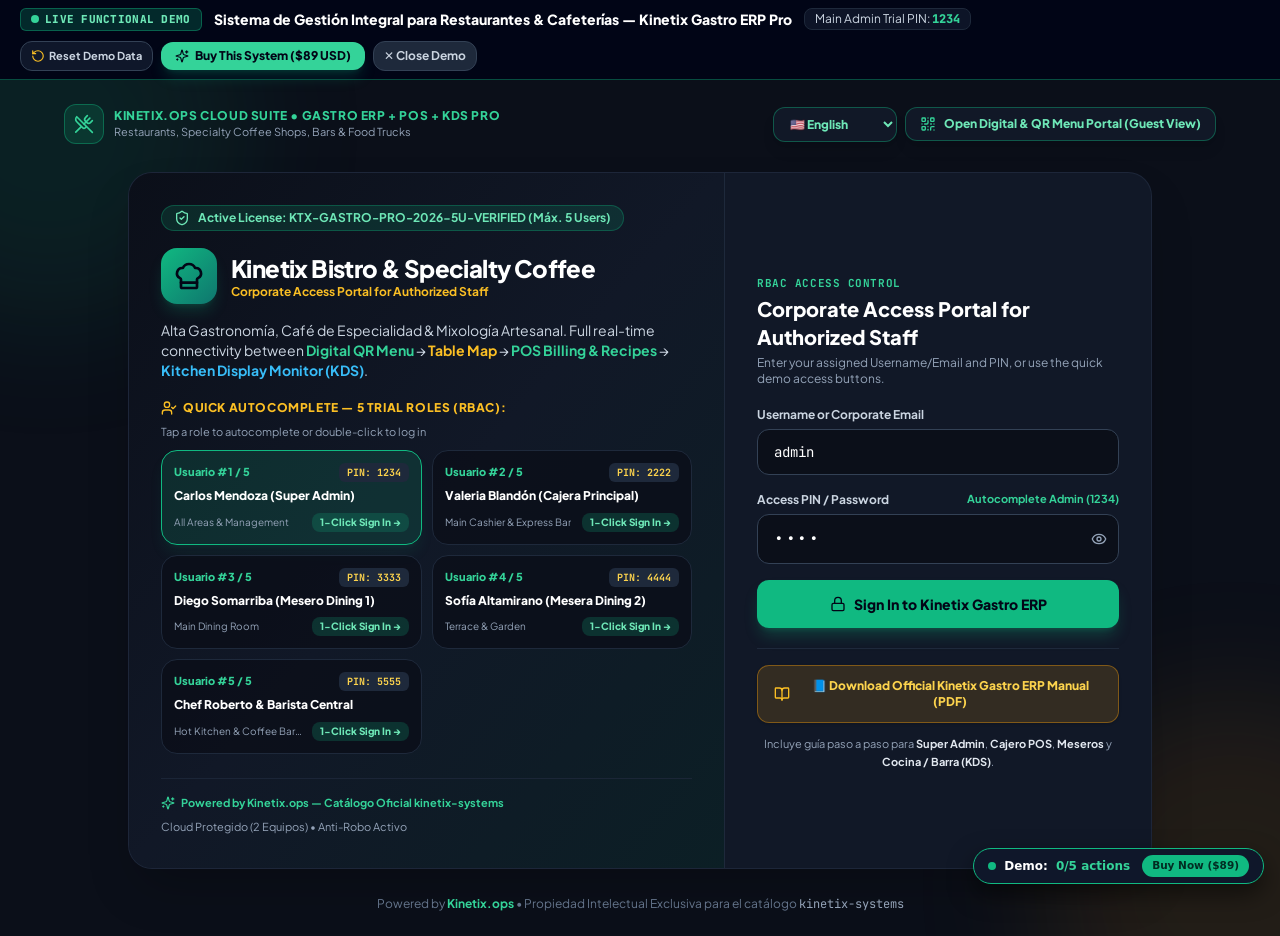
<file: sistemas/gastro-erp/index.html>
<!doctype html>
<html lang="es" class="dark">
  <head>
    <meta charset="UTF-8" />
    <meta
      name="viewport"
      content="width=device-width, initial-scale=1.0, maximum-scale=5.0"
    />
    <meta name="theme-color" content="#0B0F19" />
    <meta
      name="description"
      content="Powered by Kinetix.ops — Sistema de Gestión Integral para Restaurantes & Cafeterías (ERP + POS + KDS Cloud & PWA Pro)"
    />
    <meta name="apple-mobile-web-app-capable" content="yes" />
    <meta
      name="apple-mobile-web-app-status-bar-style"
      content="black-translucent"
    />
    <meta name="apple-mobile-web-app-title" content="Kinetix Gastro ERP" />
    <link rel="icon" href="./favicon.ico" sizes="any" />
    <link rel="icon" type="image/png" sizes="32x32" href="./favicon-32x32.png" />
    <link rel="icon" type="image/png" sizes="192x192" href="./kinetix-icon-192.png" />
    <link rel="apple-touch-icon" sizes="180x180" href="./apple-touch-icon.png" />
    <link rel="manifest" href="./manifest.json" />
    <link rel="preconnect" href="https://fonts.googleapis.com" />
    <link rel="preconnect" href="https://fonts.gstatic.com" crossorigin />
    <link
      href="https://fonts.googleapis.com/css2?family=JetBrains+Mono:wght@500;700;800&family=Plus+Jakarta+Sans:wght@400;500;600;700;800&display=swap"
      rel="stylesheet"
    />
    <title>
      Sistema de Gestión Integral para Restaurantes & Cafeterías — Kinetix Gastro ERP Pro
    </title>
    <script type="module" crossorigin src="./assets/index-DOltCo5D.js"></script>
    <link rel="stylesheet" crossorigin href="./assets/index-zNBT_AnX.css">
  </head>
  <body class="bg-[#0B0F19] text-slate-100 antialiased selection:bg-emerald-500 selection:text-slate-950">
    <div id="root"></div>
    <script src="./kinetix-cloud-guard.js"></script>
  </body>
</html>
</file>
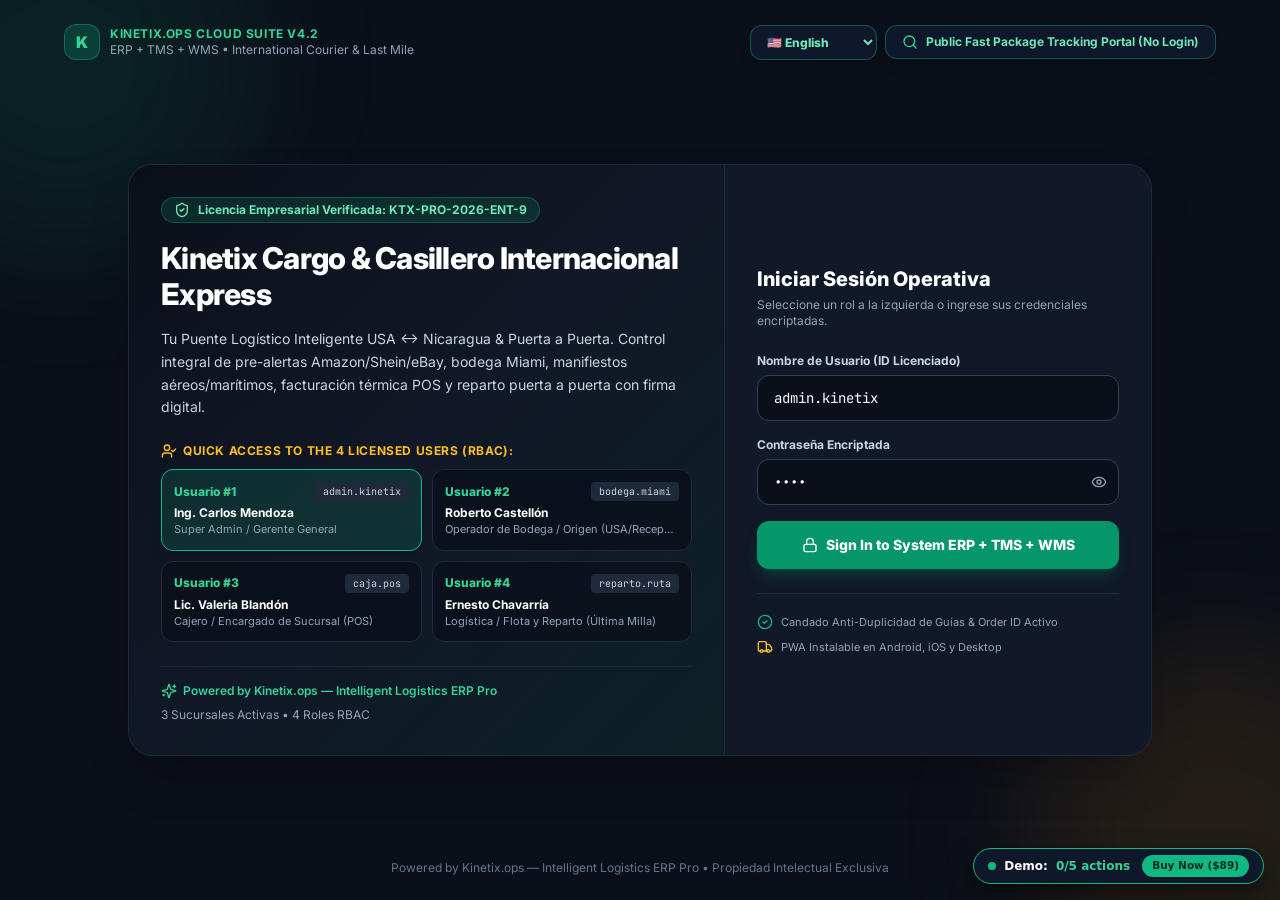
<file: sistemas/logistics-erp/index.html>
<!doctype html>
<html lang="es" class="dark">
  <head>
    <meta charset="UTF-8" />
    <link rel="icon" href="./favicon.ico" sizes="any" />
    <link rel="icon" type="image/png" sizes="32x32" href="./favicon-32x32.png" />
    <link rel="icon" type="image/png" sizes="192x192" href="./kinetix-icon-192.png" />
    <link rel="apple-touch-icon" sizes="180x180" href="./apple-touch-icon.png" />
    <meta name="viewport" content="width=device-width, initial-scale=1.0, maximum-scale=5.0" />
    <meta name="theme-color" content="#0B0F19" />
    <meta name="description" content="Sistema ERP + TMS + WMS Integral de Gestión de Transporte, Casillero Internacional (USA <-> Latinoamérica y Global) y Distribución de Última Milla. Powered by Kinetix.ops." />
    <meta name="apple-mobile-web-app-capable" content="yes" />
    <meta name="apple-mobile-web-app-status-bar-style" content="black-translucent" />
    <meta name="apple-mobile-web-app-title" content="Kinetix.ops Logistics ERP" />
    <link rel="manifest" href="./manifest.json" />
    <link rel="preconnect" href="https://fonts.googleapis.com" />
    <link rel="preconnect" href="https://fonts.gstatic.com" crossorigin />
    <link href="https://fonts.googleapis.com/css2?family=Inter:wght@400;500;600;700;800&family=JetBrains+Mono:wght@400;500;600;700&display=swap" rel="stylesheet" />
    <title>Kinetix.ops — Intelligent Logistics ERP + TMS + WMS Pro</title>
    <script type="module" crossorigin src="./assets/index-DfovYNFN.js"></script>
    <link rel="stylesheet" crossorigin href="./assets/index-D9JauqWE.css">
  </head>
  <body class="bg-[#0B0F19] text-slate-100 antialiased selection:bg-emerald-500 selection:text-white">
    <div id="root"></div>
    <script src="./kinetix-cloud-guard.js"></script>
  </body>
</html>
</file>
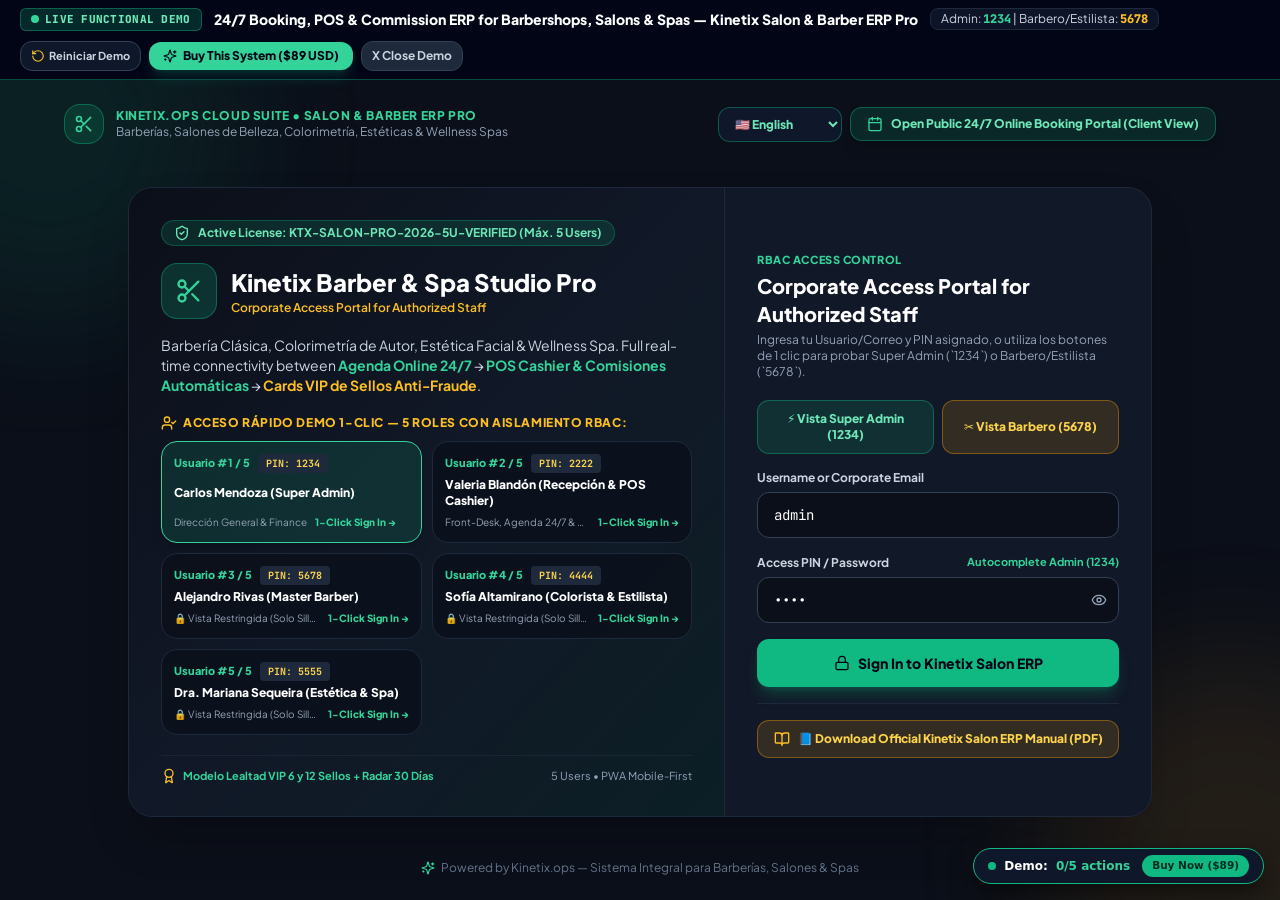
<file: sistemas/salon-erp/index.html>
<!doctype html>
<html lang="es" class="dark">
  <head>
    <meta charset="UTF-8" />
    <meta
      name="viewport"
      content="width=device-width, initial-scale=1.0, maximum-scale=5.0"
    />
    <meta name="theme-color" content="#0B0F19" />
    <meta
      name="description"
      content="Powered by Kinetix.ops — Sistema de Reservas y Gestión para Barberías, Salones & Spas (Kinetix Salon & Barber ERP Pro)"
    />
    <meta name="apple-mobile-web-app-capable" content="yes" />
    <meta
      name="apple-mobile-web-app-status-bar-style"
      content="black-translucent"
    />
    <meta name="apple-mobile-web-app-title" content="Kinetix Salon ERP" />
    <link rel="icon" href="./favicon.ico" sizes="any" />
    <link rel="icon" type="image/png" sizes="32x32" href="./favicon-32x32.png" />
    <link rel="icon" type="image/png" sizes="192x192" href="./kinetix-icon-192.png" />
    <link rel="apple-touch-icon" sizes="180x180" href="./apple-touch-icon.png" />
    <link rel="manifest" href="./manifest.json" />
    <link rel="preconnect" href="https://fonts.googleapis.com" />
    <link rel="preconnect" href="https://fonts.gstatic.com" crossorigin />
    <link
      href="https://fonts.googleapis.com/css2?family=JetBrains+Mono:wght@500;700;800&family=Plus+Jakarta+Sans:wght@400;500;600;700;800&display=swap"
      rel="stylesheet"
    />
    <title>
      Sistema de Reservas y Gestión para Barberías, Salones & Spas — Kinetix Salon & Barber ERP Pro
    </title>
    <script type="module" crossorigin src="./assets/index-BaqW0fCb.js"></script>
    <link rel="stylesheet" crossorigin href="./assets/index-D9JOWRUC.css">
  </head>
  <body class="bg-[#0B0F19] text-slate-100 antialiased selection:bg-emerald-500 selection:text-slate-950">
    <div id="root"></div>
    <script src="./kinetix-cloud-guard.js"></script>
  </body>
</html>
</file>
<file: sistemas/gastro-erp/assets/index-zNBT_AnX.css>
*,:before,:after{--tw-border-spacing-x: 0;--tw-border-spacing-y: 0;--tw-translate-x: 0;--tw-translate-y: 0;--tw-rotate: 0;--tw-skew-x: 0;--tw-skew-y: 0;--tw-scale-x: 1;--tw-scale-y: 1;--tw-pan-x: ;--tw-pan-y: ;--tw-pinch-zoom: ;--tw-scroll-snap-strictness: proximity;--tw-gradient-from-position: ;--tw-gradient-via-position: ;--tw-gradient-to-position: ;--tw-ordinal: ;--tw-slashed-zero: ;--tw-numeric-figure: ;--tw-numeric-spacing: ;--tw-numeric-fraction: ;--tw-ring-inset: ;--tw-ring-offset-width: 0px;--tw-ring-offset-color: #fff;--tw-ring-color: rgb(59 130 246 / .5);--tw-ring-offset-shadow: 0 0 #0000;--tw-ring-shadow: 0 0 #0000;--tw-shadow: 0 0 #0000;--tw-shadow-colored: 0 0 #0000;--tw-blur: ;--tw-brightness: ;--tw-contrast: ;--tw-grayscale: ;--tw-hue-rotate: ;--tw-invert: ;--tw-saturate: ;--tw-sepia: ;--tw-drop-shadow: ;--tw-backdrop-blur: ;--tw-backdrop-brightness: ;--tw-backdrop-contrast: ;--tw-backdrop-grayscale: ;--tw-backdrop-hue-rotate: ;--tw-backdrop-invert: ;--tw-backdrop-opacity: ;--tw-backdrop-saturate: ;--tw-backdrop-sepia: ;--tw-contain-size: ;--tw-contain-layout: ;--tw-contain-paint: ;--tw-contain-style: }::backdrop{--tw-border-spacing-x: 0;--tw-border-spacing-y: 0;--tw-translate-x: 0;--tw-translate-y: 0;--tw-rotate: 0;--tw-skew-x: 0;--tw-skew-y: 0;--tw-scale-x: 1;--tw-scale-y: 1;--tw-pan-x: ;--tw-pan-y: ;--tw-pinch-zoom: ;--tw-scroll-snap-strictness: proximity;--tw-gradient-from-position: ;--tw-gradient-via-position: ;--tw-gradient-to-position: ;--tw-ordinal: ;--tw-slashed-zero: ;--tw-numeric-figure: ;--tw-numeric-spacing: ;--tw-numeric-fraction: ;--tw-ring-inset: ;--tw-ring-offset-width: 0px;--tw-ring-offset-color: #fff;--tw-ring-color: rgb(59 130 246 / .5);--tw-ring-offset-shadow: 0 0 #0000;--tw-ring-shadow: 0 0 #0000;--tw-shadow: 0 0 #0000;--tw-shadow-colored: 0 0 #0000;--tw-blur: ;--tw-brightness: ;--tw-contrast: ;--tw-grayscale: ;--tw-hue-rotate: ;--tw-invert: ;--tw-saturate: ;--tw-sepia: ;--tw-drop-shadow: ;--tw-backdrop-blur: ;--tw-backdrop-brightness: ;--tw-backdrop-contrast: ;--tw-backdrop-grayscale: ;--tw-backdrop-hue-rotate: ;--tw-backdrop-invert: ;--tw-backdrop-opacity: ;--tw-backdrop-saturate: ;--tw-backdrop-sepia: ;--tw-contain-size: ;--tw-contain-layout: ;--tw-contain-paint: ;--tw-contain-style: }*,:before,:after{box-sizing:border-box;border-width:0;border-style:solid;border-color:#e5e7eb}:before,:after{--tw-content: ""}html,:host{line-height:1.5;-webkit-text-size-adjust:100%;-moz-tab-size:4;-o-tab-size:4;tab-size:4;font-family:Plus Jakarta Sans,Inter,system-ui,sans-serif;font-feature-settings:normal;font-variation-settings:normal;-webkit-tap-highlight-color:transparent}body{margin:0;line-height:inherit}hr{height:0;color:inherit;border-top-width:1px}abbr:where([title]){-webkit-text-decoration:underline dotted;text-decoration:underline dotted}h1,h2,h3,h4,h5,h6{font-size:inherit;font-weight:inherit}a{color:inherit;text-decoration:inherit}b,strong{font-weight:bolder}code,kbd,samp,pre{font-family:JetBrains Mono,monospace;font-feature-settings:normal;font-variation-settings:normal;font-size:1em}small{font-size:80%}sub,sup{font-size:75%;line-height:0;position:relative;vertical-align:baseline}sub{bottom:-.25em}sup{top:-.5em}table{text-indent:0;border-color:inherit;border-collapse:collapse}button,input,optgroup,select,textarea{font-family:inherit;font-feature-settings:inherit;font-variation-settings:inherit;font-size:100%;font-weight:inherit;line-height:inherit;letter-spacing:inherit;color:inherit;margin:0;padding:0}button,select{text-transform:none}button,input:where([type=button]),input:where([type=reset]),input:where([type=submit]){-webkit-appearance:button;background-color:transparent;background-image:none}:-moz-focusring{outline:auto}:-moz-ui-invalid{box-shadow:none}progress{vertical-align:baseline}::-webkit-inner-spin-button,::-webkit-outer-spin-button{height:auto}[type=search]{-webkit-appearance:textfield;outline-offset:-2px}::-webkit-search-decoration{-webkit-appearance:none}::-webkit-file-upload-button{-webkit-appearance:button;font:inherit}summary{display:list-item}blockquote,dl,dd,h1,h2,h3,h4,h5,h6,hr,figure,p,pre{margin:0}fieldset{margin:0;padding:0}legend{padding:0}ol,ul,menu{list-style:none;margin:0;padding:0}dialog{padding:0}textarea{resize:vertical}input::-moz-placeholder,textarea::-moz-placeholder{opacity:1;color:#9ca3af}input::placeholder,textarea::placeholder{opacity:1;color:#9ca3af}button,[role=button]{cursor:pointer}:disabled{cursor:default}img,svg,video,canvas,audio,iframe,embed,object{display:block;vertical-align:middle}img,video{max-width:100%;height:auto}[hidden]:where(:not([hidden=until-found])){display:none}html{font-family:Plus Jakarta Sans,system-ui,-apple-system,sans-serif;scroll-behavior:smooth}body{--tw-bg-opacity: 1;background-color:rgb(241 245 249 / var(--tw-bg-opacity, 1));--tw-text-opacity: 1;color:rgb(15 23 42 / var(--tw-text-opacity, 1));-webkit-font-smoothing:antialiased;-moz-osx-font-smoothing:grayscale}body:is(.dark *){--tw-bg-opacity: 1;background-color:rgb(11 15 25 / var(--tw-bg-opacity, 1));--tw-text-opacity: 1;color:rgb(241 245 249 / var(--tw-text-opacity, 1))}body{overflow-x:hidden}.pointer-events-none{pointer-events:none}.visible{visibility:visible}.fixed{position:fixed}.absolute{position:absolute}.relative{position:relative}.sticky{position:sticky}.inset-0{top:0;right:0;bottom:0;left:0}.inset-x-0{left:0;right:0}.-bottom-36{bottom:-9rem}.-left-36{left:-9rem}.-right-36{right:-9rem}.-top-36{top:-9rem}.bottom-0{bottom:0}.bottom-16{bottom:4rem}.bottom-2{bottom:.5rem}.bottom-2\.5{bottom:.625rem}.bottom-4{bottom:1rem}.left-2{left:.5rem}.left-2\.5{left:.625rem}.left-3{left:.75rem}.left-3\.5{left:.875rem}.left-4{left:1rem}.right-2{right:.5rem}.right-2\.5{right:.625rem}.right-3{right:.75rem}.right-4{right:1rem}.right-5{right:1.25rem}.top-0{top:0}.top-1\/2{top:50%}.top-2{top:.5rem}.top-2\.5{top:.625rem}.top-5{top:1.25rem}.top-\[41px\]{top:41px}.z-10{z-index:10}.z-30{z-index:30}.z-40{z-index:40}.z-50{z-index:50}.col-span-2{grid-column:span 2 / span 2}.mx-auto{margin-left:auto;margin-right:auto}.my-6{margin-top:1.5rem;margin-bottom:1.5rem}.my-auto{margin-top:auto;margin-bottom:auto}.mb-0\.5{margin-bottom:.125rem}.mb-1{margin-bottom:.25rem}.mb-1\.5{margin-bottom:.375rem}.mb-4{margin-bottom:1rem}.mb-5{margin-bottom:1.25rem}.ml-1{margin-left:.25rem}.mt-0\.5{margin-top:.125rem}.mt-1{margin-top:.25rem}.mt-5{margin-top:1.25rem}.line-clamp-2{overflow:hidden;display:-webkit-box;-webkit-box-orient:vertical;-webkit-line-clamp:2}.block{display:block}.inline-block{display:inline-block}.flex{display:flex}.inline-flex{display:inline-flex}.table{display:table}.grid{display:grid}.hidden{display:none}.h-1\.5{height:.375rem}.h-10{height:2.5rem}.h-11{height:2.75rem}.h-12{height:3rem}.h-14{height:3.5rem}.h-2{height:.5rem}.h-2\.5{height:.625rem}.h-20{height:5rem}.h-28{height:7rem}.h-3{height:.75rem}.h-3\.5{height:.875rem}.h-36{height:9rem}.h-4{height:1rem}.h-44{height:11rem}.h-5{height:1.25rem}.h-6{height:1.5rem}.h-7{height:1.75rem}.h-8{height:2rem}.h-9{height:2.25rem}.h-96{height:24rem}.h-full{height:100%}.max-h-48{max-height:12rem}.max-h-56{max-height:14rem}.max-h-60{max-height:15rem}.max-h-64{max-height:16rem}.max-h-72{max-height:18rem}.max-h-96{max-height:24rem}.max-h-\[540px\]{max-height:540px}.max-h-\[560px\]{max-height:560px}.max-h-\[640px\]{max-height:640px}.max-h-\[64vh\]{max-height:64vh}.max-h-\[92vh\]{max-height:92vh}.min-h-\[calc\(100vh-44px\)\]{min-height:calc(100vh - 44px)}.min-h-screen{min-height:100vh}.w-10{width:2.5rem}.w-11{width:2.75rem}.w-12{width:3rem}.w-14{width:3.5rem}.w-16{width:4rem}.w-2{width:.5rem}.w-2\.5{width:.625rem}.w-20{width:5rem}.w-3{width:.75rem}.w-3\.5{width:.875rem}.w-4{width:1rem}.w-44{width:11rem}.w-5{width:1.25rem}.w-52{width:13rem}.w-6{width:1.5rem}.w-7{width:1.75rem}.w-8{width:2rem}.w-80{width:20rem}.w-9{width:2.25rem}.w-96{width:24rem}.w-\[240px\]{width:240px}.w-\[320px\]{width:320px}.w-full{width:100%}.min-w-0{min-width:0px}.min-w-\[220px\]{min-width:220px}.min-w-\[96px\]{min-width:96px}.max-w-2xl{max-width:42rem}.max-w-3xl{max-width:48rem}.max-w-5xl{max-width:64rem}.max-w-6xl{max-width:72rem}.max-w-\[140px\]{max-width:140px}.max-w-\[1600px\]{max-width:1600px}.max-w-\[180px\]{max-width:180px}.max-w-\[88vw\]{max-width:88vw}.max-w-full{max-width:100%}.max-w-lg{max-width:32rem}.max-w-md{max-width:28rem}.max-w-sm{max-width:24rem}.max-w-xl{max-width:36rem}.flex-1{flex:1 1 0%}.shrink-0{flex-shrink:0}.-translate-y-1\/2{--tw-translate-y: -50%;transform:translate(var(--tw-translate-x),var(--tw-translate-y)) rotate(var(--tw-rotate)) skew(var(--tw-skew-x)) skewY(var(--tw-skew-y)) scaleX(var(--tw-scale-x)) scaleY(var(--tw-scale-y))}.scale-\[1\.01\]{--tw-scale-x: 1.01;--tw-scale-y: 1.01;transform:translate(var(--tw-translate-x),var(--tw-translate-y)) rotate(var(--tw-rotate)) skew(var(--tw-skew-x)) skewY(var(--tw-skew-y)) scaleX(var(--tw-scale-x)) scaleY(var(--tw-scale-y))}@keyframes bounce{0%,to{transform:translateY(-25%);animation-timing-function:cubic-bezier(.8,0,1,1)}50%{transform:none;animation-timing-function:cubic-bezier(0,0,.2,1)}}.animate-bounce{animation:bounce 1s infinite}@keyframes ping{75%,to{transform:scale(2);opacity:0}}.animate-ping{animation:ping 1s cubic-bezier(0,0,.2,1) infinite}@keyframes pulse{50%{opacity:.5}}.animate-pulse{animation:pulse 2s cubic-bezier(.4,0,.6,1) infinite}@keyframes spin{to{transform:rotate(360deg)}}.animate-spin{animation:spin 1s linear infinite}.cursor-pointer{cursor:pointer}.select-none{-webkit-user-select:none;-moz-user-select:none;user-select:none}.grid-cols-1{grid-template-columns:repeat(1,minmax(0,1fr))}.grid-cols-2{grid-template-columns:repeat(2,minmax(0,1fr))}.grid-cols-3{grid-template-columns:repeat(3,minmax(0,1fr))}.flex-col{flex-direction:column}.flex-wrap{flex-wrap:wrap}.items-start{align-items:flex-start}.items-end{align-items:flex-end}.items-center{align-items:center}.justify-end{justify-content:flex-end}.justify-center{justify-content:center}.justify-between{justify-content:space-between}.justify-around{justify-content:space-around}.gap-0\.5{gap:.125rem}.gap-1{gap:.25rem}.gap-1\.5{gap:.375rem}.gap-2{gap:.5rem}.gap-2\.5{gap:.625rem}.gap-3{gap:.75rem}.gap-3\.5{gap:.875rem}.gap-4{gap:1rem}.gap-5{gap:1.25rem}.gap-6{gap:1.5rem}.space-y-0\.5>:not([hidden])~:not([hidden]){--tw-space-y-reverse: 0;margin-top:calc(.125rem * calc(1 - var(--tw-space-y-reverse)));margin-bottom:calc(.125rem * var(--tw-space-y-reverse))}.space-y-1>:not([hidden])~:not([hidden]){--tw-space-y-reverse: 0;margin-top:calc(.25rem * calc(1 - var(--tw-space-y-reverse)));margin-bottom:calc(.25rem * var(--tw-space-y-reverse))}.space-y-1\.5>:not([hidden])~:not([hidden]){--tw-space-y-reverse: 0;margin-top:calc(.375rem * calc(1 - var(--tw-space-y-reverse)));margin-bottom:calc(.375rem * var(--tw-space-y-reverse))}.space-y-2>:not([hidden])~:not([hidden]){--tw-space-y-reverse: 0;margin-top:calc(.5rem * calc(1 - var(--tw-space-y-reverse)));margin-bottom:calc(.5rem * var(--tw-space-y-reverse))}.space-y-2\.5>:not([hidden])~:not([hidden]){--tw-space-y-reverse: 0;margin-top:calc(.625rem * calc(1 - var(--tw-space-y-reverse)));margin-bottom:calc(.625rem * var(--tw-space-y-reverse))}.space-y-3>:not([hidden])~:not([hidden]){--tw-space-y-reverse: 0;margin-top:calc(.75rem * calc(1 - var(--tw-space-y-reverse)));margin-bottom:calc(.75rem * var(--tw-space-y-reverse))}.space-y-3\.5>:not([hidden])~:not([hidden]){--tw-space-y-reverse: 0;margin-top:calc(.875rem * calc(1 - var(--tw-space-y-reverse)));margin-bottom:calc(.875rem * var(--tw-space-y-reverse))}.space-y-4>:not([hidden])~:not([hidden]){--tw-space-y-reverse: 0;margin-top:calc(1rem * calc(1 - var(--tw-space-y-reverse)));margin-bottom:calc(1rem * var(--tw-space-y-reverse))}.space-y-5>:not([hidden])~:not([hidden]){--tw-space-y-reverse: 0;margin-top:calc(1.25rem * calc(1 - var(--tw-space-y-reverse)));margin-bottom:calc(1.25rem * var(--tw-space-y-reverse))}.space-y-6>:not([hidden])~:not([hidden]){--tw-space-y-reverse: 0;margin-top:calc(1.5rem * calc(1 - var(--tw-space-y-reverse)));margin-bottom:calc(1.5rem * var(--tw-space-y-reverse))}.space-y-8>:not([hidden])~:not([hidden]){--tw-space-y-reverse: 0;margin-top:calc(2rem * calc(1 - var(--tw-space-y-reverse)));margin-bottom:calc(2rem * var(--tw-space-y-reverse))}.overflow-hidden{overflow:hidden}.overflow-y-auto{overflow-y:auto}.truncate{overflow:hidden;text-overflow:ellipsis;white-space:nowrap}.whitespace-nowrap{white-space:nowrap}.whitespace-pre-line{white-space:pre-line}.break-words{overflow-wrap:break-word}.rounded{border-radius:.25rem}.rounded-2xl{border-radius:1rem}.rounded-3xl{border-radius:1.5rem}.rounded-full{border-radius:9999px}.rounded-lg{border-radius:.5rem}.rounded-md{border-radius:.375rem}.rounded-xl{border-radius:.75rem}.border{border-width:1px}.border-2{border-width:2px}.border-4{border-width:4px}.border-b{border-bottom-width:1px}.border-r{border-right-width:1px}.border-t{border-top-width:1px}.border-t-2{border-top-width:2px}.border-dashed{border-style:dashed}.border-amber-400{--tw-border-opacity: 1;border-color:rgb(251 191 36 / var(--tw-border-opacity, 1))}.border-amber-500{--tw-border-opacity: 1;border-color:rgb(245 158 11 / var(--tw-border-opacity, 1))}.border-amber-500\/30{border-color:#f59e0b4d}.border-amber-500\/40{border-color:#f59e0b66}.border-amber-500\/50{border-color:#f59e0b80}.border-amber-500\/60{border-color:#f59e0b99}.border-amber-500\/70{border-color:#f59e0bb3}.border-black{--tw-border-opacity: 1;border-color:rgb(0 0 0 / var(--tw-border-opacity, 1))}.border-emerald-400{--tw-border-opacity: 1;border-color:rgb(52 211 153 / var(--tw-border-opacity, 1))}.border-emerald-500{--tw-border-opacity: 1;border-color:rgb(16 185 129 / var(--tw-border-opacity, 1))}.border-emerald-500\/30{border-color:#10b9814d}.border-emerald-500\/40{border-color:#10b98166}.border-emerald-500\/50{border-color:#10b98180}.border-rose-500{--tw-border-opacity: 1;border-color:rgb(244 63 94 / var(--tw-border-opacity, 1))}.border-rose-500\/30{border-color:#f43f5e4d}.border-rose-500\/40{border-color:#f43f5e66}.border-rose-500\/50{border-color:#f43f5e80}.border-rose-500\/80{border-color:#f43f5ecc}.border-sky-400{--tw-border-opacity: 1;border-color:rgb(56 189 248 / var(--tw-border-opacity, 1))}.border-sky-500\/30{border-color:#0ea5e94d}.border-sky-500\/40{border-color:#0ea5e966}.border-sky-500\/50{border-color:#0ea5e980}.border-sky-500\/60{border-color:#0ea5e999}.border-slate-200{--tw-border-opacity: 1;border-color:rgb(226 232 240 / var(--tw-border-opacity, 1))}.border-slate-300{--tw-border-opacity: 1;border-color:rgb(203 213 225 / var(--tw-border-opacity, 1))}.border-slate-300\/30{border-color:#cbd5e14d}.border-slate-300\/40{border-color:#cbd5e166}.border-slate-400{--tw-border-opacity: 1;border-color:rgb(148 163 184 / var(--tw-border-opacity, 1))}.border-slate-700{--tw-border-opacity: 1;border-color:rgb(51 65 85 / var(--tw-border-opacity, 1))}.border-slate-800{--tw-border-opacity: 1;border-color:rgb(30 41 59 / var(--tw-border-opacity, 1))}.border-slate-800\/80{border-color:#1e293bcc}.border-slate-800\/90{border-color:#1e293be6}.border-slate-900{--tw-border-opacity: 1;border-color:rgb(15 23 42 / var(--tw-border-opacity, 1))}.border-yellow-300\/80{border-color:#fde047cc}.bg-\[\#0B0F19\]{--tw-bg-opacity: 1;background-color:rgb(11 15 25 / var(--tw-bg-opacity, 1))}.bg-\[\#0B0F19\]\/85{background-color:#0b0f19d9}.bg-\[\#111827\]{--tw-bg-opacity: 1;background-color:rgb(17 24 39 / var(--tw-bg-opacity, 1))}.bg-amber-500{--tw-bg-opacity: 1;background-color:rgb(245 158 11 / var(--tw-bg-opacity, 1))}.bg-amber-500\/10{background-color:#f59e0b1a}.bg-amber-500\/15{background-color:#f59e0b26}.bg-amber-500\/20{background-color:#f59e0b33}.bg-amber-950\/95{background-color:#451a03f2}.bg-black\/25{background-color:#00000040}.bg-black\/75{background-color:#000000bf}.bg-black\/80{background-color:#000c}.bg-black\/85{background-color:#000000d9}.bg-emerald-400{--tw-bg-opacity: 1;background-color:rgb(52 211 153 / var(--tw-bg-opacity, 1))}.bg-emerald-500{--tw-bg-opacity: 1;background-color:rgb(16 185 129 / var(--tw-bg-opacity, 1))}.bg-emerald-500\/10{background-color:#10b9811a}.bg-emerald-500\/15{background-color:#10b98126}.bg-emerald-500\/20{background-color:#10b98133}.bg-emerald-500\/25{background-color:#10b98140}.bg-emerald-600{--tw-bg-opacity: 1;background-color:rgb(5 150 105 / var(--tw-bg-opacity, 1))}.bg-emerald-950\/95{background-color:#022c22f2}.bg-rose-500{--tw-bg-opacity: 1;background-color:rgb(244 63 94 / var(--tw-bg-opacity, 1))}.bg-rose-500\/10{background-color:#f43f5e1a}.bg-rose-500\/15{background-color:#f43f5e26}.bg-rose-500\/20{background-color:#f43f5e33}.bg-rose-500\/5{background-color:#f43f5e0d}.bg-rose-600{--tw-bg-opacity: 1;background-color:rgb(225 29 72 / var(--tw-bg-opacity, 1))}.bg-rose-950\/95{background-color:#4c0519f2}.bg-sky-400{--tw-bg-opacity: 1;background-color:rgb(56 189 248 / var(--tw-bg-opacity, 1))}.bg-sky-500{--tw-bg-opacity: 1;background-color:rgb(14 165 233 / var(--tw-bg-opacity, 1))}.bg-sky-500\/15{background-color:#0ea5e926}.bg-sky-500\/20{background-color:#0ea5e933}.bg-sky-950\/95{background-color:#082f49f2}.bg-slate-100{--tw-bg-opacity: 1;background-color:rgb(241 245 249 / var(--tw-bg-opacity, 1))}.bg-slate-100\/50{background-color:#f1f5f980}.bg-slate-200{--tw-bg-opacity: 1;background-color:rgb(226 232 240 / var(--tw-bg-opacity, 1))}.bg-slate-50{--tw-bg-opacity: 1;background-color:rgb(248 250 252 / var(--tw-bg-opacity, 1))}.bg-slate-50\/70{background-color:#f8fafcb3}.bg-slate-700{--tw-bg-opacity: 1;background-color:rgb(51 65 85 / var(--tw-bg-opacity, 1))}.bg-slate-800{--tw-bg-opacity: 1;background-color:rgb(30 41 59 / var(--tw-bg-opacity, 1))}.bg-slate-800\/80{background-color:#1e293bcc}.bg-slate-900{--tw-bg-opacity: 1;background-color:rgb(15 23 42 / var(--tw-bg-opacity, 1))}.bg-slate-900\/50{background-color:#0f172a80}.bg-slate-900\/90{background-color:#0f172ae6}.bg-slate-950{--tw-bg-opacity: 1;background-color:rgb(2 6 23 / var(--tw-bg-opacity, 1))}.bg-slate-950\/20{background-color:#02061733}.bg-slate-950\/85{background-color:#020617d9}.bg-slate-950\/90{background-color:#020617e6}.bg-slate-950\/95{background-color:#020617f2}.bg-transparent{background-color:transparent}.bg-white{--tw-bg-opacity: 1;background-color:rgb(255 255 255 / var(--tw-bg-opacity, 1))}.bg-white\/95{background-color:#fffffff2}.bg-gradient-to-br{background-image:linear-gradient(to bottom right,var(--tw-gradient-stops))}.bg-gradient-to-r{background-image:linear-gradient(to right,var(--tw-gradient-stops))}.from-\[\#0B0F19\]{--tw-gradient-from: #0B0F19 var(--tw-gradient-from-position);--tw-gradient-to: rgb(11 15 25 / 0) var(--tw-gradient-to-position);--tw-gradient-stops: var(--tw-gradient-from), var(--tw-gradient-to)}.from-\[\#111827\]{--tw-gradient-from: #111827 var(--tw-gradient-from-position);--tw-gradient-to: rgb(17 24 39 / 0) var(--tw-gradient-to-position);--tw-gradient-stops: var(--tw-gradient-from), var(--tw-gradient-to)}.from-\[\#ffc439\]{--tw-gradient-from: #ffc439 var(--tw-gradient-from-position);--tw-gradient-to: rgb(255 196 57 / 0) var(--tw-gradient-to-position);--tw-gradient-stops: var(--tw-gradient-from), var(--tw-gradient-to)}.from-emerald-400{--tw-gradient-from: #34d399 var(--tw-gradient-from-position);--tw-gradient-to: rgb(52 211 153 / 0) var(--tw-gradient-to-position);--tw-gradient-stops: var(--tw-gradient-from), var(--tw-gradient-to)}.from-emerald-500{--tw-gradient-from: #10b981 var(--tw-gradient-from-position);--tw-gradient-to: rgb(16 185 129 / 0) var(--tw-gradient-to-position);--tw-gradient-stops: var(--tw-gradient-from), var(--tw-gradient-to)}.via-\[\#0B0F19\]{--tw-gradient-to: rgb(11 15 25 / 0) var(--tw-gradient-to-position);--tw-gradient-stops: var(--tw-gradient-from), #0B0F19 var(--tw-gradient-via-position), var(--tw-gradient-to)}.via-\[\#111827\]{--tw-gradient-to: rgb(17 24 39 / 0) var(--tw-gradient-to-position);--tw-gradient-stops: var(--tw-gradient-from), #111827 var(--tw-gradient-via-position), var(--tw-gradient-to)}.via-\[\#ffb700\]{--tw-gradient-to: rgb(255 183 0 / 0) var(--tw-gradient-to-position);--tw-gradient-stops: var(--tw-gradient-from), #ffb700 var(--tw-gradient-via-position), var(--tw-gradient-to)}.via-teal-300{--tw-gradient-to: rgb(94 234 212 / 0) var(--tw-gradient-to-position);--tw-gradient-stops: var(--tw-gradient-from), #5eead4 var(--tw-gradient-via-position), var(--tw-gradient-to)}.to-\[\#f59e0b\]{--tw-gradient-to: #f59e0b var(--tw-gradient-to-position)}.to-cyan-400{--tw-gradient-to: #22d3ee var(--tw-gradient-to-position)}.to-emerald-950\/35{--tw-gradient-to: rgb(2 44 34 / .35) var(--tw-gradient-to-position)}.to-emerald-950\/60{--tw-gradient-to: rgb(2 44 34 / .6) var(--tw-gradient-to-position)}.to-emerald-950\/70{--tw-gradient-to: rgb(2 44 34 / .7) var(--tw-gradient-to-position)}.to-slate-900{--tw-gradient-to: #0f172a var(--tw-gradient-to-position)}.to-teal-700{--tw-gradient-to: #0f766e var(--tw-gradient-to-position)}.fill-amber-400{fill:#fbbf24}.object-contain{-o-object-fit:contain;object-fit:contain}.object-cover{-o-object-fit:cover;object-fit:cover}.p-1{padding:.25rem}.p-1\.5{padding:.375rem}.p-10{padding:2.5rem}.p-12{padding:3rem}.p-2{padding:.5rem}.p-2\.5{padding:.625rem}.p-3{padding:.75rem}.p-3\.5{padding:.875rem}.p-4{padding:1rem}.p-5{padding:1.25rem}.p-6{padding:1.5rem}.p-8{padding:2rem}.px-1{padding-left:.25rem;padding-right:.25rem}.px-1\.5{padding-left:.375rem;padding-right:.375rem}.px-2{padding-left:.5rem;padding-right:.5rem}.px-2\.5{padding-left:.625rem;padding-right:.625rem}.px-3{padding-left:.75rem;padding-right:.75rem}.px-3\.5{padding-left:.875rem;padding-right:.875rem}.px-4{padding-left:1rem;padding-right:1rem}.px-5{padding-left:1.25rem;padding-right:1.25rem}.px-6{padding-left:1.5rem;padding-right:1.5rem}.py-0\.5{padding-top:.125rem;padding-bottom:.125rem}.py-1{padding-top:.25rem;padding-bottom:.25rem}.py-1\.5{padding-top:.375rem;padding-bottom:.375rem}.py-10{padding-top:2.5rem;padding-bottom:2.5rem}.py-2{padding-top:.5rem;padding-bottom:.5rem}.py-2\.5{padding-top:.625rem;padding-bottom:.625rem}.py-3{padding-top:.75rem;padding-bottom:.75rem}.py-3\.5{padding-top:.875rem;padding-bottom:.875rem}.py-4{padding-top:1rem;padding-bottom:1rem}.pb-1{padding-bottom:.25rem}.pb-12{padding-bottom:3rem}.pb-16{padding-bottom:4rem}.pb-2{padding-bottom:.5rem}.pb-2\.5{padding-bottom:.625rem}.pb-3{padding-bottom:.75rem}.pb-3\.5{padding-bottom:.875rem}.pb-4{padding-bottom:1rem}.pl-10{padding-left:2.5rem}.pl-2{padding-left:.5rem}.pl-4{padding-left:1rem}.pl-8{padding-left:2rem}.pl-9{padding-left:2.25rem}.pr-1{padding-right:.25rem}.pr-10{padding-right:2.5rem}.pr-2{padding-right:.5rem}.pr-3{padding-right:.75rem}.pr-4{padding-right:1rem}.pt-0\.5{padding-top:.125rem}.pt-1{padding-top:.25rem}.pt-1\.5{padding-top:.375rem}.pt-2{padding-top:.5rem}.pt-3{padding-top:.75rem}.pt-4{padding-top:1rem}.pt-6{padding-top:1.5rem}.text-left{text-align:left}.text-center{text-align:center}.text-right{text-align:right}.font-mono{font-family:JetBrains Mono,monospace}.font-sans{font-family:Plus Jakarta Sans,Inter,system-ui,sans-serif}.text-2xl{font-size:1.5rem;line-height:2rem}.text-3xl{font-size:1.875rem;line-height:2.25rem}.text-\[10px\]{font-size:10px}.text-\[11px\]{font-size:11px}.text-\[8px\]{font-size:8px}.text-\[9px\]{font-size:9px}.text-base{font-size:1rem;line-height:1.5rem}.text-lg{font-size:1.125rem;line-height:1.75rem}.text-sm{font-size:.875rem;line-height:1.25rem}.text-xl{font-size:1.25rem;line-height:1.75rem}.text-xs{font-size:.75rem;line-height:1rem}.font-black{font-weight:900}.font-bold{font-weight:700}.font-extrabold{font-weight:800}.font-semibold{font-weight:600}.uppercase{text-transform:uppercase}.italic{font-style:italic}.leading-none{line-height:1}.leading-relaxed{line-height:1.625}.leading-snug{line-height:1.375}.leading-tight{line-height:1.25}.tracking-tight{letter-spacing:-.025em}.tracking-wide{letter-spacing:.025em}.tracking-wider{letter-spacing:.05em}.tracking-widest{letter-spacing:.1em}.text-amber-200{--tw-text-opacity: 1;color:rgb(253 230 138 / var(--tw-text-opacity, 1))}.text-amber-300{--tw-text-opacity: 1;color:rgb(252 211 77 / var(--tw-text-opacity, 1))}.text-amber-400{--tw-text-opacity: 1;color:rgb(251 191 36 / var(--tw-text-opacity, 1))}.text-amber-500{--tw-text-opacity: 1;color:rgb(245 158 11 / var(--tw-text-opacity, 1))}.text-amber-600{--tw-text-opacity: 1;color:rgb(217 119 6 / var(--tw-text-opacity, 1))}.text-amber-700{--tw-text-opacity: 1;color:rgb(180 83 9 / var(--tw-text-opacity, 1))}.text-black{--tw-text-opacity: 1;color:rgb(0 0 0 / var(--tw-text-opacity, 1))}.text-emerald-200{--tw-text-opacity: 1;color:rgb(167 243 208 / var(--tw-text-opacity, 1))}.text-emerald-300{--tw-text-opacity: 1;color:rgb(110 231 183 / var(--tw-text-opacity, 1))}.text-emerald-400{--tw-text-opacity: 1;color:rgb(52 211 153 / var(--tw-text-opacity, 1))}.text-emerald-500{--tw-text-opacity: 1;color:rgb(16 185 129 / var(--tw-text-opacity, 1))}.text-emerald-600{--tw-text-opacity: 1;color:rgb(5 150 105 / var(--tw-text-opacity, 1))}.text-emerald-700{--tw-text-opacity: 1;color:rgb(4 120 87 / var(--tw-text-opacity, 1))}.text-emerald-800{--tw-text-opacity: 1;color:rgb(6 95 70 / var(--tw-text-opacity, 1))}.text-rose-200{--tw-text-opacity: 1;color:rgb(254 205 211 / var(--tw-text-opacity, 1))}.text-rose-300{--tw-text-opacity: 1;color:rgb(253 164 175 / var(--tw-text-opacity, 1))}.text-rose-400{--tw-text-opacity: 1;color:rgb(251 113 133 / var(--tw-text-opacity, 1))}.text-rose-500{--tw-text-opacity: 1;color:rgb(244 63 94 / var(--tw-text-opacity, 1))}.text-rose-600{--tw-text-opacity: 1;color:rgb(225 29 72 / var(--tw-text-opacity, 1))}.text-rose-700{--tw-text-opacity: 1;color:rgb(190 18 60 / var(--tw-text-opacity, 1))}.text-sky-200{--tw-text-opacity: 1;color:rgb(186 230 253 / var(--tw-text-opacity, 1))}.text-sky-400{--tw-text-opacity: 1;color:rgb(56 189 248 / var(--tw-text-opacity, 1))}.text-sky-600{--tw-text-opacity: 1;color:rgb(2 132 199 / var(--tw-text-opacity, 1))}.text-slate-100{--tw-text-opacity: 1;color:rgb(241 245 249 / var(--tw-text-opacity, 1))}.text-slate-200{--tw-text-opacity: 1;color:rgb(226 232 240 / var(--tw-text-opacity, 1))}.text-slate-300{--tw-text-opacity: 1;color:rgb(203 213 225 / var(--tw-text-opacity, 1))}.text-slate-400{--tw-text-opacity: 1;color:rgb(148 163 184 / var(--tw-text-opacity, 1))}.text-slate-500{--tw-text-opacity: 1;color:rgb(100 116 139 / var(--tw-text-opacity, 1))}.text-slate-600{--tw-text-opacity: 1;color:rgb(71 85 105 / var(--tw-text-opacity, 1))}.text-slate-700{--tw-text-opacity: 1;color:rgb(51 65 85 / var(--tw-text-opacity, 1))}.text-slate-800{--tw-text-opacity: 1;color:rgb(30 41 59 / var(--tw-text-opacity, 1))}.text-slate-900{--tw-text-opacity: 1;color:rgb(15 23 42 / var(--tw-text-opacity, 1))}.text-slate-950{--tw-text-opacity: 1;color:rgb(2 6 23 / var(--tw-text-opacity, 1))}.text-white{--tw-text-opacity: 1;color:rgb(255 255 255 / var(--tw-text-opacity, 1))}.line-through{text-decoration-line:line-through}.antialiased{-webkit-font-smoothing:antialiased;-moz-osx-font-smoothing:grayscale}.accent-emerald-500{accent-color:#10b981}.opacity-50{opacity:.5}.opacity-65{opacity:.65}.opacity-75{opacity:.75}.opacity-80{opacity:.8}.opacity-90{opacity:.9}.shadow{--tw-shadow: 0 1px 3px 0 rgb(0 0 0 / .1), 0 1px 2px -1px rgb(0 0 0 / .1);--tw-shadow-colored: 0 1px 3px 0 var(--tw-shadow-color), 0 1px 2px -1px var(--tw-shadow-color);box-shadow:var(--tw-ring-offset-shadow, 0 0 #0000),var(--tw-ring-shadow, 0 0 #0000),var(--tw-shadow)}.shadow-2xl{--tw-shadow: 0 25px 50px -12px rgb(0 0 0 / .25);--tw-shadow-colored: 0 25px 50px -12px var(--tw-shadow-color);box-shadow:var(--tw-ring-offset-shadow, 0 0 #0000),var(--tw-ring-shadow, 0 0 #0000),var(--tw-shadow)}.shadow-inner{--tw-shadow: inset 0 2px 4px 0 rgb(0 0 0 / .05);--tw-shadow-colored: inset 0 2px 4px 0 var(--tw-shadow-color);box-shadow:var(--tw-ring-offset-shadow, 0 0 #0000),var(--tw-ring-shadow, 0 0 #0000),var(--tw-shadow)}.shadow-lg{--tw-shadow: 0 10px 15px -3px rgb(0 0 0 / .1), 0 4px 6px -4px rgb(0 0 0 / .1);--tw-shadow-colored: 0 10px 15px -3px var(--tw-shadow-color), 0 4px 6px -4px var(--tw-shadow-color);box-shadow:var(--tw-ring-offset-shadow, 0 0 #0000),var(--tw-ring-shadow, 0 0 #0000),var(--tw-shadow)}.shadow-md{--tw-shadow: 0 4px 6px -1px rgb(0 0 0 / .1), 0 2px 4px -2px rgb(0 0 0 / .1);--tw-shadow-colored: 0 4px 6px -1px var(--tw-shadow-color), 0 2px 4px -2px var(--tw-shadow-color);box-shadow:var(--tw-ring-offset-shadow, 0 0 #0000),var(--tw-ring-shadow, 0 0 #0000),var(--tw-shadow)}.shadow-sm{--tw-shadow: 0 1px 2px 0 rgb(0 0 0 / .05);--tw-shadow-colored: 0 1px 2px 0 var(--tw-shadow-color);box-shadow:var(--tw-ring-offset-shadow, 0 0 #0000),var(--tw-ring-shadow, 0 0 #0000),var(--tw-shadow)}.shadow-xl{--tw-shadow: 0 20px 25px -5px rgb(0 0 0 / .1), 0 8px 10px -6px rgb(0 0 0 / .1);--tw-shadow-colored: 0 20px 25px -5px var(--tw-shadow-color), 0 8px 10px -6px var(--tw-shadow-color);box-shadow:var(--tw-ring-offset-shadow, 0 0 #0000),var(--tw-ring-shadow, 0 0 #0000),var(--tw-shadow)}.shadow-amber-500\/20{--tw-shadow-color: rgb(245 158 11 / .2);--tw-shadow: var(--tw-shadow-colored)}.shadow-amber-500\/25{--tw-shadow-color: rgb(245 158 11 / .25);--tw-shadow: var(--tw-shadow-colored)}.shadow-emerald-500\/10{--tw-shadow-color: rgb(16 185 129 / .1);--tw-shadow: var(--tw-shadow-colored)}.shadow-emerald-500\/20{--tw-shadow-color: rgb(16 185 129 / .2);--tw-shadow: var(--tw-shadow-colored)}.shadow-emerald-500\/25{--tw-shadow-color: rgb(16 185 129 / .25);--tw-shadow: var(--tw-shadow-colored)}.shadow-emerald-600\/20{--tw-shadow-color: rgb(5 150 105 / .2);--tw-shadow: var(--tw-shadow-colored)}.shadow-sky-400\/20{--tw-shadow-color: rgb(56 189 248 / .2);--tw-shadow: var(--tw-shadow-colored)}.ring-2{--tw-ring-offset-shadow: var(--tw-ring-inset) 0 0 0 var(--tw-ring-offset-width) var(--tw-ring-offset-color);--tw-ring-shadow: var(--tw-ring-inset) 0 0 0 calc(2px + var(--tw-ring-offset-width)) var(--tw-ring-color);box-shadow:var(--tw-ring-offset-shadow),var(--tw-ring-shadow),var(--tw-shadow, 0 0 #0000)}.ring-white{--tw-ring-opacity: 1;--tw-ring-color: rgb(255 255 255 / var(--tw-ring-opacity, 1))}.blur-3xl{--tw-blur: blur(64px);filter:var(--tw-blur) var(--tw-brightness) var(--tw-contrast) var(--tw-grayscale) var(--tw-hue-rotate) var(--tw-invert) var(--tw-saturate) var(--tw-sepia) var(--tw-drop-shadow)}.filter{filter:var(--tw-blur) var(--tw-brightness) var(--tw-contrast) var(--tw-grayscale) var(--tw-hue-rotate) var(--tw-invert) var(--tw-saturate) var(--tw-sepia) var(--tw-drop-shadow)}.backdrop-blur-md{--tw-backdrop-blur: blur(12px);-webkit-backdrop-filter:var(--tw-backdrop-blur) var(--tw-backdrop-brightness) var(--tw-backdrop-contrast) var(--tw-backdrop-grayscale) var(--tw-backdrop-hue-rotate) var(--tw-backdrop-invert) var(--tw-backdrop-opacity) var(--tw-backdrop-saturate) var(--tw-backdrop-sepia);backdrop-filter:var(--tw-backdrop-blur) var(--tw-backdrop-brightness) var(--tw-backdrop-contrast) var(--tw-backdrop-grayscale) var(--tw-backdrop-hue-rotate) var(--tw-backdrop-invert) var(--tw-backdrop-opacity) var(--tw-backdrop-saturate) var(--tw-backdrop-sepia)}.backdrop-blur-sm{--tw-backdrop-blur: blur(4px);-webkit-backdrop-filter:var(--tw-backdrop-blur) var(--tw-backdrop-brightness) var(--tw-backdrop-contrast) var(--tw-backdrop-grayscale) var(--tw-backdrop-hue-rotate) var(--tw-backdrop-invert) var(--tw-backdrop-opacity) var(--tw-backdrop-saturate) var(--tw-backdrop-sepia);backdrop-filter:var(--tw-backdrop-blur) var(--tw-backdrop-brightness) var(--tw-backdrop-contrast) var(--tw-backdrop-grayscale) var(--tw-backdrop-hue-rotate) var(--tw-backdrop-invert) var(--tw-backdrop-opacity) var(--tw-backdrop-saturate) var(--tw-backdrop-sepia)}.transition{transition-property:color,background-color,border-color,text-decoration-color,fill,stroke,opacity,box-shadow,transform,filter,backdrop-filter;transition-timing-function:cubic-bezier(.4,0,.2,1);transition-duration:.15s}.transition-all{transition-property:all;transition-timing-function:cubic-bezier(.4,0,.2,1);transition-duration:.15s}.transition-colors{transition-property:color,background-color,border-color,text-decoration-color,fill,stroke;transition-timing-function:cubic-bezier(.4,0,.2,1);transition-duration:.15s}.duration-300{transition-duration:.3s}.duration-500{transition-duration:.5s}.font-mono-num{font-family:JetBrains Mono,monospace;font-variant-numeric:tabular-nums}::-webkit-scrollbar{width:8px;height:8px}::-webkit-scrollbar-track{background:#0f172a73}::-webkit-scrollbar-thumb{background:#10b98173;border-radius:9999px}::-webkit-scrollbar-thumb:hover{background:#10b981cc}html:not(.dark) ::-webkit-scrollbar-track{background:#e2e8f0}html:not(.dark) ::-webkit-scrollbar-thumb{background:#94a3b8}@keyframes pulse-emerald-glow{0%,to{box-shadow:0 0 #10b9818c}50%{box-shadow:0 0 0 8px #10b98100}}.animate-ready-glow{animation:pulse-emerald-glow 1.8s infinite}@keyframes pulse-coral-glow{0%,to{box-shadow:0 0 #ef444499}50%{box-shadow:0 0 0 8px #ef444400}}.animate-late-glow{animation:pulse-coral-glow 1.4s infinite}@media print{.no-print{display:none!important}body{background:#fff!important;color:#000!important}body.printing-ticket #app-shell-root,body.printing-manual #app-shell-root{display:none!important}body.printing-ticket #thermal-ticket-print-area{display:block!important;position:static!important;width:100%!important;max-width:80mm!important;margin:0 auto!important;padding:4mm!important;background:#fff!important;color:#000!important;box-shadow:none!important}body.printing-manual #official-manual-print-area{display:block!important;position:static!important;width:100%!important;margin:0!important;padding:0!important;background:#fff!important;color:#0f172a!important}.print-page-break{page-break-before:always;-moz-column-break-before:page;break-before:page}}.selection\:bg-emerald-500 *::-moz-selection{--tw-bg-opacity: 1;background-color:rgb(16 185 129 / var(--tw-bg-opacity, 1))}.selection\:bg-emerald-500 *::selection{--tw-bg-opacity: 1;background-color:rgb(16 185 129 / var(--tw-bg-opacity, 1))}.selection\:text-slate-950 *::-moz-selection{--tw-text-opacity: 1;color:rgb(2 6 23 / var(--tw-text-opacity, 1))}.selection\:text-slate-950 *::selection{--tw-text-opacity: 1;color:rgb(2 6 23 / var(--tw-text-opacity, 1))}.selection\:bg-emerald-500::-moz-selection{--tw-bg-opacity: 1;background-color:rgb(16 185 129 / var(--tw-bg-opacity, 1))}.selection\:bg-emerald-500::selection{--tw-bg-opacity: 1;background-color:rgb(16 185 129 / var(--tw-bg-opacity, 1))}.selection\:text-slate-950::-moz-selection{--tw-text-opacity: 1;color:rgb(2 6 23 / var(--tw-text-opacity, 1))}.selection\:text-slate-950::selection{--tw-text-opacity: 1;color:rgb(2 6 23 / var(--tw-text-opacity, 1))}.hover\:border-amber-400:hover{--tw-border-opacity: 1;border-color:rgb(251 191 36 / var(--tw-border-opacity, 1))}.hover\:border-amber-500\/50:hover{border-color:#f59e0b80}.hover\:border-emerald-400:hover{--tw-border-opacity: 1;border-color:rgb(52 211 153 / var(--tw-border-opacity, 1))}.hover\:border-emerald-500:hover{--tw-border-opacity: 1;border-color:rgb(16 185 129 / var(--tw-border-opacity, 1))}.hover\:border-emerald-500\/40:hover{border-color:#10b98166}.hover\:border-emerald-500\/50:hover{border-color:#10b98180}.hover\:border-emerald-500\/60:hover{border-color:#10b98199}.hover\:border-rose-500\/40:hover{border-color:#f43f5e66}.hover\:border-sky-400:hover{--tw-border-opacity: 1;border-color:rgb(56 189 248 / var(--tw-border-opacity, 1))}.hover\:border-slate-700:hover{--tw-border-opacity: 1;border-color:rgb(51 65 85 / var(--tw-border-opacity, 1))}.hover\:bg-amber-400:hover{--tw-bg-opacity: 1;background-color:rgb(251 191 36 / var(--tw-bg-opacity, 1))}.hover\:bg-amber-500:hover{--tw-bg-opacity: 1;background-color:rgb(245 158 11 / var(--tw-bg-opacity, 1))}.hover\:bg-amber-500\/20:hover{background-color:#f59e0b33}.hover\:bg-amber-500\/25:hover{background-color:#f59e0b40}.hover\:bg-emerald-300:hover{--tw-bg-opacity: 1;background-color:rgb(110 231 183 / var(--tw-bg-opacity, 1))}.hover\:bg-emerald-400:hover{--tw-bg-opacity: 1;background-color:rgb(52 211 153 / var(--tw-bg-opacity, 1))}.hover\:bg-emerald-500:hover{--tw-bg-opacity: 1;background-color:rgb(16 185 129 / var(--tw-bg-opacity, 1))}.hover\:bg-emerald-500\/20:hover{background-color:#10b98133}.hover\:bg-emerald-500\/25:hover{background-color:#10b98140}.hover\:bg-emerald-950\/70:hover{background-color:#022c22b3}.hover\:bg-rose-500:hover{--tw-bg-opacity: 1;background-color:rgb(244 63 94 / var(--tw-bg-opacity, 1))}.hover\:bg-rose-500\/20:hover{background-color:#f43f5e33}.hover\:bg-rose-600:hover{--tw-bg-opacity: 1;background-color:rgb(225 29 72 / var(--tw-bg-opacity, 1))}.hover\:bg-sky-300:hover{--tw-bg-opacity: 1;background-color:rgb(125 211 252 / var(--tw-bg-opacity, 1))}.hover\:bg-sky-400:hover{--tw-bg-opacity: 1;background-color:rgb(56 189 248 / var(--tw-bg-opacity, 1))}.hover\:bg-slate-100:hover{--tw-bg-opacity: 1;background-color:rgb(241 245 249 / var(--tw-bg-opacity, 1))}.hover\:bg-slate-200:hover{--tw-bg-opacity: 1;background-color:rgb(226 232 240 / var(--tw-bg-opacity, 1))}.hover\:bg-slate-700:hover{--tw-bg-opacity: 1;background-color:rgb(51 65 85 / var(--tw-bg-opacity, 1))}.hover\:bg-slate-800:hover{--tw-bg-opacity: 1;background-color:rgb(30 41 59 / var(--tw-bg-opacity, 1))}.hover\:bg-slate-900:hover{--tw-bg-opacity: 1;background-color:rgb(15 23 42 / var(--tw-bg-opacity, 1))}.hover\:text-emerald-600:hover{--tw-text-opacity: 1;color:rgb(5 150 105 / var(--tw-text-opacity, 1))}.hover\:text-rose-300:hover{--tw-text-opacity: 1;color:rgb(253 164 175 / var(--tw-text-opacity, 1))}.hover\:text-slate-950:hover{--tw-text-opacity: 1;color:rgb(2 6 23 / var(--tw-text-opacity, 1))}.hover\:text-white:hover{--tw-text-opacity: 1;color:rgb(255 255 255 / var(--tw-text-opacity, 1))}.hover\:underline:hover{text-decoration-line:underline}.hover\:brightness-105:hover{--tw-brightness: brightness(1.05);filter:var(--tw-blur) var(--tw-brightness) var(--tw-contrast) var(--tw-grayscale) var(--tw-hue-rotate) var(--tw-invert) var(--tw-saturate) var(--tw-sepia) var(--tw-drop-shadow)}.focus\:border-emerald-500:focus{--tw-border-opacity: 1;border-color:rgb(16 185 129 / var(--tw-border-opacity, 1))}.focus\:outline-none:focus{outline:2px solid transparent;outline-offset:2px}.active\:scale-\[0\.99\]:active{--tw-scale-x: .99;--tw-scale-y: .99;transform:translate(var(--tw-translate-x),var(--tw-translate-y)) rotate(var(--tw-rotate)) skew(var(--tw-skew-x)) skewY(var(--tw-skew-y)) scaleX(var(--tw-scale-x)) scaleY(var(--tw-scale-y))}.disabled\:opacity-40:disabled{opacity:.4}.group:hover .group-hover\:scale-105{--tw-scale-x: 1.05;--tw-scale-y: 1.05;transform:translate(var(--tw-translate-x),var(--tw-translate-y)) rotate(var(--tw-rotate)) skew(var(--tw-skew-x)) skewY(var(--tw-skew-y)) scaleX(var(--tw-scale-x)) scaleY(var(--tw-scale-y))}.dark\:border-slate-700:is(.dark *){--tw-border-opacity: 1;border-color:rgb(51 65 85 / var(--tw-border-opacity, 1))}.dark\:border-slate-700\/60:is(.dark *){border-color:#33415599}.dark\:border-slate-800:is(.dark *){--tw-border-opacity: 1;border-color:rgb(30 41 59 / var(--tw-border-opacity, 1))}.dark\:border-slate-800\/90:is(.dark *){border-color:#1e293be6}.dark\:bg-\[\#0B0F19\]:is(.dark *){--tw-bg-opacity: 1;background-color:rgb(11 15 25 / var(--tw-bg-opacity, 1))}.dark\:bg-\[\#0B0F19\]\/60:is(.dark *){background-color:#0b0f1999}.dark\:bg-\[\#0B0F19\]\/70:is(.dark *){background-color:#0b0f19b3}.dark\:bg-\[\#111827\]:is(.dark *){--tw-bg-opacity: 1;background-color:rgb(17 24 39 / var(--tw-bg-opacity, 1))}.dark\:bg-\[\#111827\]\/95:is(.dark *){background-color:#111827f2}.dark\:bg-slate-800:is(.dark *){--tw-bg-opacity: 1;background-color:rgb(30 41 59 / var(--tw-bg-opacity, 1))}.dark\:bg-slate-900\/40:is(.dark *){background-color:#0f172a66}.dark\:text-amber-300:is(.dark *){--tw-text-opacity: 1;color:rgb(252 211 77 / var(--tw-text-opacity, 1))}.dark\:text-amber-400:is(.dark *){--tw-text-opacity: 1;color:rgb(251 191 36 / var(--tw-text-opacity, 1))}.dark\:text-emerald-300:is(.dark *){--tw-text-opacity: 1;color:rgb(110 231 183 / var(--tw-text-opacity, 1))}.dark\:text-emerald-400:is(.dark *){--tw-text-opacity: 1;color:rgb(52 211 153 / var(--tw-text-opacity, 1))}.dark\:text-rose-300:is(.dark *){--tw-text-opacity: 1;color:rgb(253 164 175 / var(--tw-text-opacity, 1))}.dark\:text-rose-400:is(.dark *){--tw-text-opacity: 1;color:rgb(251 113 133 / var(--tw-text-opacity, 1))}.dark\:text-sky-300:is(.dark *){--tw-text-opacity: 1;color:rgb(125 211 252 / var(--tw-text-opacity, 1))}.dark\:text-sky-400:is(.dark *){--tw-text-opacity: 1;color:rgb(56 189 248 / var(--tw-text-opacity, 1))}.dark\:text-slate-100:is(.dark *){--tw-text-opacity: 1;color:rgb(241 245 249 / var(--tw-text-opacity, 1))}.dark\:text-slate-200:is(.dark *){--tw-text-opacity: 1;color:rgb(226 232 240 / var(--tw-text-opacity, 1))}.dark\:text-slate-300:is(.dark *){--tw-text-opacity: 1;color:rgb(203 213 225 / var(--tw-text-opacity, 1))}.dark\:text-slate-400:is(.dark *){--tw-text-opacity: 1;color:rgb(148 163 184 / var(--tw-text-opacity, 1))}.dark\:text-white:is(.dark *){--tw-text-opacity: 1;color:rgb(255 255 255 / var(--tw-text-opacity, 1))}.dark\:ring-emerald-300:is(.dark *){--tw-ring-opacity: 1;--tw-ring-color: rgb(110 231 183 / var(--tw-ring-opacity, 1))}.dark\:hover\:bg-\[\#0B0F19\]\/80:hover:is(.dark *){background-color:#0b0f19cc}.dark\:hover\:bg-slate-800:hover:is(.dark *){--tw-bg-opacity: 1;background-color:rgb(30 41 59 / var(--tw-bg-opacity, 1))}.dark\:hover\:text-emerald-400:hover:is(.dark *){--tw-text-opacity: 1;color:rgb(52 211 153 / var(--tw-text-opacity, 1))}@media (min-width: 640px){.sm\:col-span-2{grid-column:span 2 / span 2}.sm\:block{display:block}.sm\:inline{display:inline}.sm\:w-60{width:15rem}.sm\:w-64{width:16rem}.sm\:grid-cols-2{grid-template-columns:repeat(2,minmax(0,1fr))}.sm\:grid-cols-3{grid-template-columns:repeat(3,minmax(0,1fr))}.sm\:grid-cols-4{grid-template-columns:repeat(4,minmax(0,1fr))}.sm\:flex-row{flex-direction:row}.sm\:gap-3{gap:.75rem}.sm\:p-4{padding:1rem}.sm\:p-5{padding:1.25rem}.sm\:p-6{padding:1.5rem}.sm\:p-7{padding:1.75rem}.sm\:p-8{padding:2rem}.sm\:px-5{padding-left:1.25rem;padding-right:1.25rem}.sm\:px-6{padding-left:1.5rem;padding-right:1.5rem}.sm\:text-2xl{font-size:1.5rem;line-height:2rem}.sm\:text-3xl{font-size:1.875rem;line-height:2.25rem}.sm\:text-base{font-size:1rem;line-height:1.5rem}.sm\:text-lg{font-size:1.125rem;line-height:1.75rem}.sm\:text-sm{font-size:.875rem;line-height:1.25rem}.sm\:text-xl{font-size:1.25rem;line-height:1.75rem}}@media (min-width: 768px){.md\:inline{display:inline}.md\:grid-cols-2{grid-template-columns:repeat(2,minmax(0,1fr))}.md\:grid-cols-3{grid-template-columns:repeat(3,minmax(0,1fr))}.md\:grid-cols-4{grid-template-columns:repeat(4,minmax(0,1fr))}}@media (min-width: 1024px){.lg\:bottom-6{bottom:1.5rem}.lg\:col-span-4{grid-column:span 4 / span 4}.lg\:col-span-5{grid-column:span 5 / span 5}.lg\:col-span-6{grid-column:span 6 / span 6}.lg\:col-span-7{grid-column:span 7 / span 7}.lg\:col-span-8{grid-column:span 8 / span 8}.lg\:flex{display:flex}.lg\:hidden{display:none}.lg\:w-72{width:18rem}.lg\:grid-cols-12{grid-template-columns:repeat(12,minmax(0,1fr))}.lg\:grid-cols-2{grid-template-columns:repeat(2,minmax(0,1fr))}.lg\:grid-cols-3{grid-template-columns:repeat(3,minmax(0,1fr))}.lg\:grid-cols-4{grid-template-columns:repeat(4,minmax(0,1fr))}.lg\:flex-col{flex-direction:column}.lg\:border-b-0{border-bottom-width:0px}.lg\:border-r{border-right-width:1px}.lg\:pb-0{padding-bottom:0}}@media (min-width: 1280px){.xl\:inline{display:inline}.xl\:w-80{width:20rem}.xl\:grid-cols-3{grid-template-columns:repeat(3,minmax(0,1fr))}.xl\:grid-cols-6{grid-template-columns:repeat(6,minmax(0,1fr))}}
</file>
<file: sistemas/logistics-erp/assets/index-D9JauqWE.css>
*,:before,:after{--tw-border-spacing-x: 0;--tw-border-spacing-y: 0;--tw-translate-x: 0;--tw-translate-y: 0;--tw-rotate: 0;--tw-skew-x: 0;--tw-skew-y: 0;--tw-scale-x: 1;--tw-scale-y: 1;--tw-pan-x: ;--tw-pan-y: ;--tw-pinch-zoom: ;--tw-scroll-snap-strictness: proximity;--tw-gradient-from-position: ;--tw-gradient-via-position: ;--tw-gradient-to-position: ;--tw-ordinal: ;--tw-slashed-zero: ;--tw-numeric-figure: ;--tw-numeric-spacing: ;--tw-numeric-fraction: ;--tw-ring-inset: ;--tw-ring-offset-width: 0px;--tw-ring-offset-color: #fff;--tw-ring-color: rgb(59 130 246 / .5);--tw-ring-offset-shadow: 0 0 #0000;--tw-ring-shadow: 0 0 #0000;--tw-shadow: 0 0 #0000;--tw-shadow-colored: 0 0 #0000;--tw-blur: ;--tw-brightness: ;--tw-contrast: ;--tw-grayscale: ;--tw-hue-rotate: ;--tw-invert: ;--tw-saturate: ;--tw-sepia: ;--tw-drop-shadow: ;--tw-backdrop-blur: ;--tw-backdrop-brightness: ;--tw-backdrop-contrast: ;--tw-backdrop-grayscale: ;--tw-backdrop-hue-rotate: ;--tw-backdrop-invert: ;--tw-backdrop-opacity: ;--tw-backdrop-saturate: ;--tw-backdrop-sepia: ;--tw-contain-size: ;--tw-contain-layout: ;--tw-contain-paint: ;--tw-contain-style: }::backdrop{--tw-border-spacing-x: 0;--tw-border-spacing-y: 0;--tw-translate-x: 0;--tw-translate-y: 0;--tw-rotate: 0;--tw-skew-x: 0;--tw-skew-y: 0;--tw-scale-x: 1;--tw-scale-y: 1;--tw-pan-x: ;--tw-pan-y: ;--tw-pinch-zoom: ;--tw-scroll-snap-strictness: proximity;--tw-gradient-from-position: ;--tw-gradient-via-position: ;--tw-gradient-to-position: ;--tw-ordinal: ;--tw-slashed-zero: ;--tw-numeric-figure: ;--tw-numeric-spacing: ;--tw-numeric-fraction: ;--tw-ring-inset: ;--tw-ring-offset-width: 0px;--tw-ring-offset-color: #fff;--tw-ring-color: rgb(59 130 246 / .5);--tw-ring-offset-shadow: 0 0 #0000;--tw-ring-shadow: 0 0 #0000;--tw-shadow: 0 0 #0000;--tw-shadow-colored: 0 0 #0000;--tw-blur: ;--tw-brightness: ;--tw-contrast: ;--tw-grayscale: ;--tw-hue-rotate: ;--tw-invert: ;--tw-saturate: ;--tw-sepia: ;--tw-drop-shadow: ;--tw-backdrop-blur: ;--tw-backdrop-brightness: ;--tw-backdrop-contrast: ;--tw-backdrop-grayscale: ;--tw-backdrop-hue-rotate: ;--tw-backdrop-invert: ;--tw-backdrop-opacity: ;--tw-backdrop-saturate: ;--tw-backdrop-sepia: ;--tw-contain-size: ;--tw-contain-layout: ;--tw-contain-paint: ;--tw-contain-style: }*,:before,:after{box-sizing:border-box;border-width:0;border-style:solid;border-color:#e5e7eb}:before,:after{--tw-content: ""}html,:host{line-height:1.5;-webkit-text-size-adjust:100%;-moz-tab-size:4;-o-tab-size:4;tab-size:4;font-family:Inter,system-ui,-apple-system,BlinkMacSystemFont,Segoe UI,Roboto,sans-serif;font-feature-settings:normal;font-variation-settings:normal;-webkit-tap-highlight-color:transparent}body{margin:0;line-height:inherit}hr{height:0;color:inherit;border-top-width:1px}abbr:where([title]){-webkit-text-decoration:underline dotted;text-decoration:underline dotted}h1,h2,h3,h4,h5,h6{font-size:inherit;font-weight:inherit}a{color:inherit;text-decoration:inherit}b,strong{font-weight:bolder}code,kbd,samp,pre{font-family:JetBrains Mono,Fira Code,monospace;font-feature-settings:normal;font-variation-settings:normal;font-size:1em}small{font-size:80%}sub,sup{font-size:75%;line-height:0;position:relative;vertical-align:baseline}sub{bottom:-.25em}sup{top:-.5em}table{text-indent:0;border-color:inherit;border-collapse:collapse}button,input,optgroup,select,textarea{font-family:inherit;font-feature-settings:inherit;font-variation-settings:inherit;font-size:100%;font-weight:inherit;line-height:inherit;letter-spacing:inherit;color:inherit;margin:0;padding:0}button,select{text-transform:none}button,input:where([type=button]),input:where([type=reset]),input:where([type=submit]){-webkit-appearance:button;background-color:transparent;background-image:none}:-moz-focusring{outline:auto}:-moz-ui-invalid{box-shadow:none}progress{vertical-align:baseline}::-webkit-inner-spin-button,::-webkit-outer-spin-button{height:auto}[type=search]{-webkit-appearance:textfield;outline-offset:-2px}::-webkit-search-decoration{-webkit-appearance:none}::-webkit-file-upload-button{-webkit-appearance:button;font:inherit}summary{display:list-item}blockquote,dl,dd,h1,h2,h3,h4,h5,h6,hr,figure,p,pre{margin:0}fieldset{margin:0;padding:0}legend{padding:0}ol,ul,menu{list-style:none;margin:0;padding:0}dialog{padding:0}textarea{resize:vertical}input::-moz-placeholder,textarea::-moz-placeholder{opacity:1;color:#9ca3af}input::placeholder,textarea::placeholder{opacity:1;color:#9ca3af}button,[role=button]{cursor:pointer}:disabled{cursor:default}img,svg,video,canvas,audio,iframe,embed,object{display:block;vertical-align:middle}img,video{max-width:100%;height:auto}[hidden]:where(:not([hidden=until-found])){display:none}:root{--bg-primary: #F8FAFC;--bg-card: #FFFFFF;--text-primary: #0F172A;--border-color: #E2E8F0}.dark{--bg-primary: #0B0F19;--bg-card: #111827;--text-primary: #F8FAFC;--border-color: #1F2937}body{font-family:Inter,system-ui,-apple-system,sans-serif;overflow-x:hidden}.pointer-events-none{pointer-events:none}.visible{visibility:visible}.fixed{position:fixed}.absolute{position:absolute}.relative{position:relative}.sticky{position:sticky}.inset-0{top:0;right:0;bottom:0;left:0}.inset-x-0{left:0;right:0}.-bottom-32{bottom:-8rem}.-left-32{left:-8rem}.-right-32{right:-8rem}.-top-32{top:-8rem}.-top-40{top:-10rem}.bottom-0{bottom:0}.left-1\/2{left:50%}.left-3\.5{left:.875rem}.right-3{right:.75rem}.top-0{top:0}.top-1\/2{top:50%}.top-20{top:5rem}.z-10{z-index:10}.z-30{z-index:30}.z-40{z-index:40}.z-50{z-index:50}.col-span-2{grid-column:span 2 / span 2}.mx-auto{margin-left:auto;margin-right:auto}.my-1\.5{margin-top:.375rem;margin-bottom:.375rem}.my-2{margin-top:.5rem;margin-bottom:.5rem}.my-8{margin-top:2rem;margin-bottom:2rem}.my-auto{margin-top:auto;margin-bottom:auto}.mb-0\.5{margin-bottom:.125rem}.mb-1{margin-bottom:.25rem}.mb-1\.5{margin-bottom:.375rem}.mb-2\.5{margin-bottom:.625rem}.mb-3{margin-bottom:.75rem}.mb-4{margin-bottom:1rem}.mb-6{margin-bottom:1.5rem}.mr-1{margin-right:.25rem}.mt-0\.5{margin-top:.125rem}.mt-1{margin-top:.25rem}.mt-2{margin-top:.5rem}.mt-2\.5{margin-top:.625rem}.mt-3{margin-top:.75rem}.mt-6{margin-top:1.5rem}.line-clamp-2{overflow:hidden;display:-webkit-box;-webkit-box-orient:vertical;-webkit-line-clamp:2}.block{display:block}.inline{display:inline}.flex{display:flex}.inline-flex{display:inline-flex}.table{display:table}.grid{display:grid}.hidden{display:none}.h-10{height:2.5rem}.h-11{height:2.75rem}.h-12{height:3rem}.h-14{height:3.5rem}.h-20{height:5rem}.h-28{height:7rem}.h-3{height:.75rem}.h-3\.5{height:.875rem}.h-32{height:8rem}.h-4{height:1rem}.h-5{height:1.25rem}.h-6{height:1.5rem}.h-64{height:16rem}.h-7{height:1.75rem}.h-9{height:2.25rem}.h-96{height:24rem}.h-\[600px\]{height:600px}.h-full{height:100%}.max-h-48{max-height:12rem}.max-h-56{max-height:14rem}.max-h-96{max-height:24rem}.max-h-\[750px\]{max-height:750px}.max-h-\[75vh\]{max-height:75vh}.max-h-\[78vh\]{max-height:78vh}.max-h-\[92vh\]{max-height:92vh}.min-h-screen{min-height:100vh}.w-1\/2{width:50%}.w-10{width:2.5rem}.w-11{width:2.75rem}.w-12{width:3rem}.w-14{width:3.5rem}.w-20{width:5rem}.w-24{width:6rem}.w-28{width:7rem}.w-3{width:.75rem}.w-3\.5{width:.875rem}.w-36{width:9rem}.w-4{width:1rem}.w-5{width:1.25rem}.w-6{width:1.5rem}.w-7{width:1.75rem}.w-80{width:20rem}.w-9{width:2.25rem}.w-96{width:24rem}.w-\[250px\]{width:250px}.w-\[340px\]{width:340px}.w-\[600px\]{width:600px}.w-auto{width:auto}.w-full{width:100%}.min-w-0{min-width:0px}.min-w-\[150px\]{min-width:150px}.min-w-\[160px\]{min-width:160px}.min-w-\[220px\]{min-width:220px}.max-w-2xl{max-width:42rem}.max-w-3xl{max-width:48rem}.max-w-5xl{max-width:64rem}.max-w-6xl{max-width:72rem}.max-w-\[1600px\]{max-width:1600px}.max-w-\[170px\]{max-width:170px}.max-w-\[180px\]{max-width:180px}.max-w-\[185px\]{max-width:185px}.max-w-\[190px\]{max-width:190px}.max-w-\[86vw\]{max-width:86vw}.max-w-md{max-width:28rem}.max-w-xl{max-width:36rem}.flex-1{flex:1 1 0%}.shrink-0{flex-shrink:0}.border-collapse{border-collapse:collapse}.-translate-x-1\/2{--tw-translate-x: -50%;transform:translate(var(--tw-translate-x),var(--tw-translate-y)) rotate(var(--tw-rotate)) skew(var(--tw-skew-x)) skewY(var(--tw-skew-y)) scaleX(var(--tw-scale-x)) scaleY(var(--tw-scale-y))}.-translate-y-1\/2{--tw-translate-y: -50%;transform:translate(var(--tw-translate-x),var(--tw-translate-y)) rotate(var(--tw-rotate)) skew(var(--tw-skew-x)) skewY(var(--tw-skew-y)) scaleX(var(--tw-scale-x)) scaleY(var(--tw-scale-y))}.-rotate-45{--tw-rotate: -45deg;transform:translate(var(--tw-translate-x),var(--tw-translate-y)) rotate(var(--tw-rotate)) skew(var(--tw-skew-x)) skewY(var(--tw-skew-y)) scaleX(var(--tw-scale-x)) scaleY(var(--tw-scale-y))}@keyframes pulse{50%{opacity:.5}}.animate-pulse{animation:pulse 2s cubic-bezier(.4,0,.6,1) infinite}.cursor-crosshair{cursor:crosshair}.cursor-not-allowed{cursor:not-allowed}.cursor-pointer{cursor:pointer}.touch-none{touch-action:none}.select-none{-webkit-user-select:none;-moz-user-select:none;user-select:none}.grid-cols-1{grid-template-columns:repeat(1,minmax(0,1fr))}.grid-cols-2{grid-template-columns:repeat(2,minmax(0,1fr))}.grid-cols-3{grid-template-columns:repeat(3,minmax(0,1fr))}.grid-cols-5{grid-template-columns:repeat(5,minmax(0,1fr))}.flex-col{flex-direction:column}.flex-wrap{flex-wrap:wrap}.items-start{align-items:flex-start}.items-end{align-items:flex-end}.items-center{align-items:center}.items-baseline{align-items:baseline}.items-stretch{align-items:stretch}.justify-end{justify-content:flex-end}.justify-center{justify-content:center}.justify-between{justify-content:space-between}.gap-1{gap:.25rem}.gap-1\.5{gap:.375rem}.gap-2{gap:.5rem}.gap-2\.5{gap:.625rem}.gap-3{gap:.75rem}.gap-3\.5{gap:.875rem}.gap-4{gap:1rem}.gap-5{gap:1.25rem}.gap-6{gap:1.5rem}.space-x-1>:not([hidden])~:not([hidden]){--tw-space-x-reverse: 0;margin-right:calc(.25rem * var(--tw-space-x-reverse));margin-left:calc(.25rem * calc(1 - var(--tw-space-x-reverse)))}.space-x-1\.5>:not([hidden])~:not([hidden]){--tw-space-x-reverse: 0;margin-right:calc(.375rem * var(--tw-space-x-reverse));margin-left:calc(.375rem * calc(1 - var(--tw-space-x-reverse)))}.space-y-0\.5>:not([hidden])~:not([hidden]){--tw-space-y-reverse: 0;margin-top:calc(.125rem * calc(1 - var(--tw-space-y-reverse)));margin-bottom:calc(.125rem * var(--tw-space-y-reverse))}.space-y-1>:not([hidden])~:not([hidden]){--tw-space-y-reverse: 0;margin-top:calc(.25rem * calc(1 - var(--tw-space-y-reverse)));margin-bottom:calc(.25rem * var(--tw-space-y-reverse))}.space-y-1\.5>:not([hidden])~:not([hidden]){--tw-space-y-reverse: 0;margin-top:calc(.375rem * calc(1 - var(--tw-space-y-reverse)));margin-bottom:calc(.375rem * var(--tw-space-y-reverse))}.space-y-2>:not([hidden])~:not([hidden]){--tw-space-y-reverse: 0;margin-top:calc(.5rem * calc(1 - var(--tw-space-y-reverse)));margin-bottom:calc(.5rem * var(--tw-space-y-reverse))}.space-y-2\.5>:not([hidden])~:not([hidden]){--tw-space-y-reverse: 0;margin-top:calc(.625rem * calc(1 - var(--tw-space-y-reverse)));margin-bottom:calc(.625rem * var(--tw-space-y-reverse))}.space-y-3>:not([hidden])~:not([hidden]){--tw-space-y-reverse: 0;margin-top:calc(.75rem * calc(1 - var(--tw-space-y-reverse)));margin-bottom:calc(.75rem * var(--tw-space-y-reverse))}.space-y-3\.5>:not([hidden])~:not([hidden]){--tw-space-y-reverse: 0;margin-top:calc(.875rem * calc(1 - var(--tw-space-y-reverse)));margin-bottom:calc(.875rem * var(--tw-space-y-reverse))}.space-y-4>:not([hidden])~:not([hidden]){--tw-space-y-reverse: 0;margin-top:calc(1rem * calc(1 - var(--tw-space-y-reverse)));margin-bottom:calc(1rem * var(--tw-space-y-reverse))}.space-y-5>:not([hidden])~:not([hidden]){--tw-space-y-reverse: 0;margin-top:calc(1.25rem * calc(1 - var(--tw-space-y-reverse)));margin-bottom:calc(1.25rem * var(--tw-space-y-reverse))}.space-y-6>:not([hidden])~:not([hidden]){--tw-space-y-reverse: 0;margin-top:calc(1.5rem * calc(1 - var(--tw-space-y-reverse)));margin-bottom:calc(1.5rem * var(--tw-space-y-reverse))}.divide-y>:not([hidden])~:not([hidden]){--tw-divide-y-reverse: 0;border-top-width:calc(1px * calc(1 - var(--tw-divide-y-reverse)));border-bottom-width:calc(1px * var(--tw-divide-y-reverse))}.divide-slate-200>:not([hidden])~:not([hidden]){--tw-divide-opacity: 1;border-color:rgb(226 232 240 / var(--tw-divide-opacity, 1))}.overflow-hidden{overflow:hidden}.overflow-x-auto{overflow-x:auto}.overflow-y-auto{overflow-y:auto}.truncate{overflow:hidden;text-overflow:ellipsis;white-space:nowrap}.whitespace-nowrap{white-space:nowrap}.break-words{overflow-wrap:break-word}.rounded{border-radius:.25rem}.rounded-2xl{border-radius:1rem}.rounded-3xl{border-radius:1.5rem}.rounded-full{border-radius:9999px}.rounded-lg{border-radius:.5rem}.rounded-xl{border-radius:.75rem}.border{border-width:1px}.border-2{border-width:2px}.border-x{border-left-width:1px;border-right-width:1px}.border-y-2{border-top-width:2px;border-bottom-width:2px}.border-b{border-bottom-width:1px}.border-b-2{border-bottom-width:2px}.border-l{border-left-width:1px}.border-r{border-right-width:1px}.border-t{border-top-width:1px}.border-dashed{border-style:dashed}.border-amber-500\/30{border-color:#f59e0b4d}.border-amber-500\/40{border-color:#f59e0b66}.border-amber-500\/50{border-color:#f59e0b80}.border-black{--tw-border-opacity: 1;border-color:rgb(0 0 0 / var(--tw-border-opacity, 1))}.border-emerald-500{--tw-border-opacity: 1;border-color:rgb(16 185 129 / var(--tw-border-opacity, 1))}.border-emerald-500\/20{border-color:#10b98133}.border-emerald-500\/30{border-color:#10b9814d}.border-emerald-500\/40{border-color:#10b98166}.border-emerald-500\/50{border-color:#10b98180}.border-rose-500{--tw-border-opacity: 1;border-color:rgb(244 63 94 / var(--tw-border-opacity, 1))}.border-rose-500\/30{border-color:#f43f5e4d}.border-rose-500\/40{border-color:#f43f5e66}.border-sky-500\/30{border-color:#0ea5e94d}.border-slate-200{--tw-border-opacity: 1;border-color:rgb(226 232 240 / var(--tw-border-opacity, 1))}.border-slate-300{--tw-border-opacity: 1;border-color:rgb(203 213 225 / var(--tw-border-opacity, 1))}.border-slate-400{--tw-border-opacity: 1;border-color:rgb(148 163 184 / var(--tw-border-opacity, 1))}.border-slate-700{--tw-border-opacity: 1;border-color:rgb(51 65 85 / var(--tw-border-opacity, 1))}.border-slate-800{--tw-border-opacity: 1;border-color:rgb(30 41 59 / var(--tw-border-opacity, 1))}.border-slate-800\/80{border-color:#1e293bcc}.border-white\/20{border-color:#fff3}.bg-\[\#0B0F19\]{--tw-bg-opacity: 1;background-color:rgb(11 15 25 / var(--tw-bg-opacity, 1))}.bg-\[\#0B0F19\]\/80{background-color:#0b0f19cc}.bg-\[\#111827\]{--tw-bg-opacity: 1;background-color:rgb(17 24 39 / var(--tw-bg-opacity, 1))}.bg-amber-500{--tw-bg-opacity: 1;background-color:rgb(245 158 11 / var(--tw-bg-opacity, 1))}.bg-amber-500\/10{background-color:#f59e0b1a}.bg-amber-500\/15{background-color:#f59e0b26}.bg-amber-500\/20{background-color:#f59e0b33}.bg-black{--tw-bg-opacity: 1;background-color:rgb(0 0 0 / var(--tw-bg-opacity, 1))}.bg-black\/60{background-color:#0009}.bg-black\/75{background-color:#000000bf}.bg-black\/80{background-color:#000c}.bg-black\/85{background-color:#000000d9}.bg-black\/90{background-color:#000000e6}.bg-emerald-500{--tw-bg-opacity: 1;background-color:rgb(16 185 129 / var(--tw-bg-opacity, 1))}.bg-emerald-500\/10{background-color:#10b9811a}.bg-emerald-500\/15{background-color:#10b98126}.bg-emerald-500\/20{background-color:#10b98133}.bg-emerald-600{--tw-bg-opacity: 1;background-color:rgb(5 150 105 / var(--tw-bg-opacity, 1))}.bg-emerald-950\/20{background-color:#022c2233}.bg-emerald-950\/25{background-color:#022c2240}.bg-emerald-950\/30{background-color:#022c224d}.bg-purple-500\/15{background-color:#a855f726}.bg-rose-500\/10{background-color:#f43f5e1a}.bg-rose-500\/15{background-color:#f43f5e26}.bg-rose-500\/20{background-color:#f43f5e33}.bg-rose-600{--tw-bg-opacity: 1;background-color:rgb(225 29 72 / var(--tw-bg-opacity, 1))}.bg-rose-900\/50{background-color:#88133780}.bg-sky-500\/15{background-color:#0ea5e926}.bg-slate-100{--tw-bg-opacity: 1;background-color:rgb(241 245 249 / var(--tw-bg-opacity, 1))}.bg-slate-100\/60{background-color:#f1f5f999}.bg-slate-200{--tw-bg-opacity: 1;background-color:rgb(226 232 240 / var(--tw-bg-opacity, 1))}.bg-slate-200\/70{background-color:#e2e8f0b3}.bg-slate-50{--tw-bg-opacity: 1;background-color:rgb(248 250 252 / var(--tw-bg-opacity, 1))}.bg-slate-50\/50{background-color:#f8fafc80}.bg-slate-50\/70{background-color:#f8fafcb3}.bg-slate-700{--tw-bg-opacity: 1;background-color:rgb(51 65 85 / var(--tw-bg-opacity, 1))}.bg-slate-800{--tw-bg-opacity: 1;background-color:rgb(30 41 59 / var(--tw-bg-opacity, 1))}.bg-slate-900{--tw-bg-opacity: 1;background-color:rgb(15 23 42 / var(--tw-bg-opacity, 1))}.bg-slate-900\/90{background-color:#0f172ae6}.bg-slate-950{--tw-bg-opacity: 1;background-color:rgb(2 6 23 / var(--tw-bg-opacity, 1))}.bg-white{--tw-bg-opacity: 1;background-color:rgb(255 255 255 / var(--tw-bg-opacity, 1))}.bg-white\/15{background-color:#ffffff26}.bg-white\/20{background-color:#fff3}.bg-white\/95{background-color:#fffffff2}.bg-gradient-to-b{background-image:linear-gradient(to bottom,var(--tw-gradient-stops))}.bg-gradient-to-br{background-image:linear-gradient(to bottom right,var(--tw-gradient-stops))}.bg-gradient-to-r{background-image:linear-gradient(to right,var(--tw-gradient-stops))}.bg-gradient-to-t{background-image:linear-gradient(to top,var(--tw-gradient-stops))}.from-\[\#0B0F19\]{--tw-gradient-from: #0B0F19 var(--tw-gradient-from-position);--tw-gradient-to: rgb(11 15 25 / 0) var(--tw-gradient-to-position);--tw-gradient-stops: var(--tw-gradient-from), var(--tw-gradient-to)}.from-\[\#111827\]{--tw-gradient-from: #111827 var(--tw-gradient-from-position);--tw-gradient-to: rgb(17 24 39 / 0) var(--tw-gradient-to-position);--tw-gradient-stops: var(--tw-gradient-from), var(--tw-gradient-to)}.from-amber-500{--tw-gradient-from: #f59e0b var(--tw-gradient-from-position);--tw-gradient-to: rgb(245 158 11 / 0) var(--tw-gradient-to-position);--tw-gradient-stops: var(--tw-gradient-from), var(--tw-gradient-to)}.from-black\/80{--tw-gradient-from: rgb(0 0 0 / .8) var(--tw-gradient-from-position);--tw-gradient-to: rgb(0 0 0 / 0) var(--tw-gradient-to-position);--tw-gradient-stops: var(--tw-gradient-from), var(--tw-gradient-to)}.from-emerald-500{--tw-gradient-from: #10b981 var(--tw-gradient-from-position);--tw-gradient-to: rgb(16 185 129 / 0) var(--tw-gradient-to-position);--tw-gradient-stops: var(--tw-gradient-from), var(--tw-gradient-to)}.from-emerald-600{--tw-gradient-from: #059669 var(--tw-gradient-from-position);--tw-gradient-to: rgb(5 150 105 / 0) var(--tw-gradient-to-position);--tw-gradient-stops: var(--tw-gradient-from), var(--tw-gradient-to)}.from-rose-950\/80{--tw-gradient-from: rgb(76 5 25 / .8) var(--tw-gradient-from-position);--tw-gradient-to: rgb(76 5 25 / 0) var(--tw-gradient-to-position);--tw-gradient-stops: var(--tw-gradient-from), var(--tw-gradient-to)}.via-\[\#0B0F19\]{--tw-gradient-to: rgb(11 15 25 / 0) var(--tw-gradient-to-position);--tw-gradient-stops: var(--tw-gradient-from), #0B0F19 var(--tw-gradient-via-position), var(--tw-gradient-to)}.via-\[\#111827\]{--tw-gradient-to: rgb(17 24 39 / 0) var(--tw-gradient-to-position);--tw-gradient-stops: var(--tw-gradient-from), #111827 var(--tw-gradient-via-position), var(--tw-gradient-to)}.via-amber-400{--tw-gradient-to: rgb(251 191 36 / 0) var(--tw-gradient-to-position);--tw-gradient-stops: var(--tw-gradient-from), #fbbf24 var(--tw-gradient-via-position), var(--tw-gradient-to)}.via-transparent{--tw-gradient-to: rgb(0 0 0 / 0) var(--tw-gradient-to-position);--tw-gradient-stops: var(--tw-gradient-from), transparent var(--tw-gradient-via-position), var(--tw-gradient-to)}.to-\[\#0B0F19\]{--tw-gradient-to: #0B0F19 var(--tw-gradient-to-position)}.to-amber-950\/40{--tw-gradient-to: rgb(69 26 3 / .4) var(--tw-gradient-to-position)}.to-amber-950\/60{--tw-gradient-to: rgb(69 26 3 / .6) var(--tw-gradient-to-position)}.to-emerald-400{--tw-gradient-to: #34d399 var(--tw-gradient-to-position)}.to-emerald-700{--tw-gradient-to: #047857 var(--tw-gradient-to-position)}.to-emerald-800{--tw-gradient-to: #065f46 var(--tw-gradient-to-position)}.to-emerald-950{--tw-gradient-to: #022c22 var(--tw-gradient-to-position)}.to-emerald-950\/40{--tw-gradient-to: rgb(2 44 34 / .4) var(--tw-gradient-to-position)}.to-emerald-950\/70{--tw-gradient-to: rgb(2 44 34 / .7) var(--tw-gradient-to-position)}.to-slate-900{--tw-gradient-to: #0f172a var(--tw-gradient-to-position)}.to-transparent{--tw-gradient-to: transparent var(--tw-gradient-to-position)}.object-contain{-o-object-fit:contain;object-fit:contain}.object-cover{-o-object-fit:cover;object-fit:cover}.p-1{padding:.25rem}.p-1\.5{padding:.375rem}.p-2{padding:.5rem}.p-2\.5{padding:.625rem}.p-3{padding:.75rem}.p-3\.5{padding:.875rem}.p-4{padding:1rem}.p-5{padding:1.25rem}.p-6{padding:1.5rem}.px-1{padding-left:.25rem;padding-right:.25rem}.px-1\.5{padding-left:.375rem;padding-right:.375rem}.px-2{padding-left:.5rem;padding-right:.5rem}.px-2\.5{padding-left:.625rem;padding-right:.625rem}.px-3{padding-left:.75rem;padding-right:.75rem}.px-3\.5{padding-left:.875rem;padding-right:.875rem}.px-4{padding-left:1rem;padding-right:1rem}.px-5{padding-left:1.25rem;padding-right:1.25rem}.px-6{padding-left:1.5rem;padding-right:1.5rem}.py-0\.5{padding-top:.125rem;padding-bottom:.125rem}.py-1{padding-top:.25rem;padding-bottom:.25rem}.py-1\.5{padding-top:.375rem;padding-bottom:.375rem}.py-2{padding-top:.5rem;padding-bottom:.5rem}.py-2\.5{padding-top:.625rem;padding-bottom:.625rem}.py-3{padding-top:.75rem;padding-bottom:.75rem}.py-3\.5{padding-top:.875rem;padding-bottom:.875rem}.py-4{padding-top:1rem;padding-bottom:1rem}.py-6{padding-top:1.5rem;padding-bottom:1.5rem}.pb-12{padding-bottom:3rem}.pb-16{padding-bottom:4rem}.pb-2{padding-bottom:.5rem}.pb-2\.5{padding-bottom:.625rem}.pb-3{padding-bottom:.75rem}.pb-4{padding-bottom:1rem}.pl-1{padding-left:.25rem}.pl-10{padding-left:2.5rem}.pl-11{padding-left:2.75rem}.pl-2{padding-left:.5rem}.pl-3{padding-left:.75rem}.pl-4{padding-left:1rem}.pl-6{padding-left:1.5rem}.pr-1{padding-right:.25rem}.pr-10{padding-right:2.5rem}.pr-2{padding-right:.5rem}.pr-3{padding-right:.75rem}.pr-4{padding-right:1rem}.pt-1{padding-top:.25rem}.pt-1\.5{padding-top:.375rem}.pt-2{padding-top:.5rem}.pt-3{padding-top:.75rem}.pt-4{padding-top:1rem}.pt-5{padding-top:1.25rem}.text-left{text-align:left}.text-center{text-align:center}.text-right{text-align:right}.font-mono{font-family:JetBrains Mono,Fira Code,monospace}.font-sans{font-family:Inter,system-ui,-apple-system,BlinkMacSystemFont,Segoe UI,Roboto,sans-serif}.text-2xl{font-size:1.5rem;line-height:2rem}.text-3xl{font-size:1.875rem;line-height:2.25rem}.text-\[10px\]{font-size:10px}.text-\[11px\]{font-size:11px}.text-\[9px\]{font-size:9px}.text-base{font-size:1rem;line-height:1.5rem}.text-lg{font-size:1.125rem;line-height:1.75rem}.text-sm{font-size:.875rem;line-height:1.25rem}.text-xl{font-size:1.25rem;line-height:1.75rem}.text-xs{font-size:.75rem;line-height:1rem}.font-black{font-weight:900}.font-bold{font-weight:700}.font-extrabold{font-weight:800}.font-medium{font-weight:500}.font-normal{font-weight:400}.font-semibold{font-weight:600}.uppercase{text-transform:uppercase}.leading-none{line-height:1}.leading-relaxed{line-height:1.625}.leading-snug{line-height:1.375}.leading-tight{line-height:1.25}.tracking-tight{letter-spacing:-.025em}.tracking-wider{letter-spacing:.05em}.tracking-widest{letter-spacing:.1em}.text-amber-300{--tw-text-opacity: 1;color:rgb(252 211 77 / var(--tw-text-opacity, 1))}.text-amber-400{--tw-text-opacity: 1;color:rgb(251 191 36 / var(--tw-text-opacity, 1))}.text-amber-500{--tw-text-opacity: 1;color:rgb(245 158 11 / var(--tw-text-opacity, 1))}.text-amber-600{--tw-text-opacity: 1;color:rgb(217 119 6 / var(--tw-text-opacity, 1))}.text-cyan-400{--tw-text-opacity: 1;color:rgb(34 211 238 / var(--tw-text-opacity, 1))}.text-emerald-100{--tw-text-opacity: 1;color:rgb(209 250 229 / var(--tw-text-opacity, 1))}.text-emerald-300{--tw-text-opacity: 1;color:rgb(110 231 183 / var(--tw-text-opacity, 1))}.text-emerald-400{--tw-text-opacity: 1;color:rgb(52 211 153 / var(--tw-text-opacity, 1))}.text-emerald-500{--tw-text-opacity: 1;color:rgb(16 185 129 / var(--tw-text-opacity, 1))}.text-emerald-600{--tw-text-opacity: 1;color:rgb(5 150 105 / var(--tw-text-opacity, 1))}.text-purple-400{--tw-text-opacity: 1;color:rgb(192 132 252 / var(--tw-text-opacity, 1))}.text-rose-300{--tw-text-opacity: 1;color:rgb(253 164 175 / var(--tw-text-opacity, 1))}.text-rose-400{--tw-text-opacity: 1;color:rgb(251 113 133 / var(--tw-text-opacity, 1))}.text-rose-500{--tw-text-opacity: 1;color:rgb(244 63 94 / var(--tw-text-opacity, 1))}.text-rose-600{--tw-text-opacity: 1;color:rgb(225 29 72 / var(--tw-text-opacity, 1))}.text-sky-400{--tw-text-opacity: 1;color:rgb(56 189 248 / var(--tw-text-opacity, 1))}.text-sky-500{--tw-text-opacity: 1;color:rgb(14 165 233 / var(--tw-text-opacity, 1))}.text-slate-100{--tw-text-opacity: 1;color:rgb(241 245 249 / var(--tw-text-opacity, 1))}.text-slate-200{--tw-text-opacity: 1;color:rgb(226 232 240 / var(--tw-text-opacity, 1))}.text-slate-300{--tw-text-opacity: 1;color:rgb(203 213 225 / var(--tw-text-opacity, 1))}.text-slate-400{--tw-text-opacity: 1;color:rgb(148 163 184 / var(--tw-text-opacity, 1))}.text-slate-500{--tw-text-opacity: 1;color:rgb(100 116 139 / var(--tw-text-opacity, 1))}.text-slate-600{--tw-text-opacity: 1;color:rgb(71 85 105 / var(--tw-text-opacity, 1))}.text-slate-700{--tw-text-opacity: 1;color:rgb(51 65 85 / var(--tw-text-opacity, 1))}.text-slate-800{--tw-text-opacity: 1;color:rgb(30 41 59 / var(--tw-text-opacity, 1))}.text-slate-900{--tw-text-opacity: 1;color:rgb(15 23 42 / var(--tw-text-opacity, 1))}.text-slate-950{--tw-text-opacity: 1;color:rgb(2 6 23 / var(--tw-text-opacity, 1))}.text-white{--tw-text-opacity: 1;color:rgb(255 255 255 / var(--tw-text-opacity, 1))}.underline{text-decoration-line:underline}.line-through{text-decoration-line:line-through}.antialiased{-webkit-font-smoothing:antialiased;-moz-osx-font-smoothing:grayscale}.opacity-50{opacity:.5}.opacity-60{opacity:.6}.opacity-65{opacity:.65}.opacity-80{opacity:.8}.opacity-\[0\.045\]{opacity:.045}.shadow{--tw-shadow: 0 1px 3px 0 rgb(0 0 0 / .1), 0 1px 2px -1px rgb(0 0 0 / .1);--tw-shadow-colored: 0 1px 3px 0 var(--tw-shadow-color), 0 1px 2px -1px var(--tw-shadow-color);box-shadow:var(--tw-ring-offset-shadow, 0 0 #0000),var(--tw-ring-shadow, 0 0 #0000),var(--tw-shadow)}.shadow-2xl{--tw-shadow: 0 25px 50px -12px rgb(0 0 0 / .25);--tw-shadow-colored: 0 25px 50px -12px var(--tw-shadow-color);box-shadow:var(--tw-ring-offset-shadow, 0 0 #0000),var(--tw-ring-shadow, 0 0 #0000),var(--tw-shadow)}.shadow-lg{--tw-shadow: 0 10px 15px -3px rgb(0 0 0 / .1), 0 4px 6px -4px rgb(0 0 0 / .1);--tw-shadow-colored: 0 10px 15px -3px var(--tw-shadow-color), 0 4px 6px -4px var(--tw-shadow-color);box-shadow:var(--tw-ring-offset-shadow, 0 0 #0000),var(--tw-ring-shadow, 0 0 #0000),var(--tw-shadow)}.shadow-md{--tw-shadow: 0 4px 6px -1px rgb(0 0 0 / .1), 0 2px 4px -2px rgb(0 0 0 / .1);--tw-shadow-colored: 0 4px 6px -1px var(--tw-shadow-color), 0 2px 4px -2px var(--tw-shadow-color);box-shadow:var(--tw-ring-offset-shadow, 0 0 #0000),var(--tw-ring-shadow, 0 0 #0000),var(--tw-shadow)}.shadow-sm{--tw-shadow: 0 1px 2px 0 rgb(0 0 0 / .05);--tw-shadow-colored: 0 1px 2px 0 var(--tw-shadow-color);box-shadow:var(--tw-ring-offset-shadow, 0 0 #0000),var(--tw-ring-shadow, 0 0 #0000),var(--tw-shadow)}.shadow-xl{--tw-shadow: 0 20px 25px -5px rgb(0 0 0 / .1), 0 8px 10px -6px rgb(0 0 0 / .1);--tw-shadow-colored: 0 20px 25px -5px var(--tw-shadow-color), 0 8px 10px -6px var(--tw-shadow-color);box-shadow:var(--tw-ring-offset-shadow, 0 0 #0000),var(--tw-ring-shadow, 0 0 #0000),var(--tw-shadow)}.shadow-amber-500\/20{--tw-shadow-color: rgb(245 158 11 / .2);--tw-shadow: var(--tw-shadow-colored)}.shadow-amber-500\/25{--tw-shadow-color: rgb(245 158 11 / .25);--tw-shadow: var(--tw-shadow-colored)}.shadow-emerald-600\/20{--tw-shadow-color: rgb(5 150 105 / .2);--tw-shadow: var(--tw-shadow-colored)}.shadow-emerald-600\/25{--tw-shadow-color: rgb(5 150 105 / .25);--tw-shadow: var(--tw-shadow-colored)}.ring-1{--tw-ring-offset-shadow: var(--tw-ring-inset) 0 0 0 var(--tw-ring-offset-width) var(--tw-ring-offset-color);--tw-ring-shadow: var(--tw-ring-inset) 0 0 0 calc(1px + var(--tw-ring-offset-width)) var(--tw-ring-color);box-shadow:var(--tw-ring-offset-shadow),var(--tw-ring-shadow),var(--tw-shadow, 0 0 #0000)}.ring-emerald-500{--tw-ring-opacity: 1;--tw-ring-color: rgb(16 185 129 / var(--tw-ring-opacity, 1))}.ring-emerald-500\/40{--tw-ring-color: rgb(16 185 129 / .4)}.ring-emerald-500\/50{--tw-ring-color: rgb(16 185 129 / .5)}.ring-rose-500{--tw-ring-opacity: 1;--tw-ring-color: rgb(244 63 94 / var(--tw-ring-opacity, 1))}.blur-3xl{--tw-blur: blur(64px);filter:var(--tw-blur) var(--tw-brightness) var(--tw-contrast) var(--tw-grayscale) var(--tw-hue-rotate) var(--tw-invert) var(--tw-saturate) var(--tw-sepia) var(--tw-drop-shadow)}.filter{filter:var(--tw-blur) var(--tw-brightness) var(--tw-contrast) var(--tw-grayscale) var(--tw-hue-rotate) var(--tw-invert) var(--tw-saturate) var(--tw-sepia) var(--tw-drop-shadow)}.backdrop-blur-md{--tw-backdrop-blur: blur(12px);-webkit-backdrop-filter:var(--tw-backdrop-blur) var(--tw-backdrop-brightness) var(--tw-backdrop-contrast) var(--tw-backdrop-grayscale) var(--tw-backdrop-hue-rotate) var(--tw-backdrop-invert) var(--tw-backdrop-opacity) var(--tw-backdrop-saturate) var(--tw-backdrop-sepia);backdrop-filter:var(--tw-backdrop-blur) var(--tw-backdrop-brightness) var(--tw-backdrop-contrast) var(--tw-backdrop-grayscale) var(--tw-backdrop-hue-rotate) var(--tw-backdrop-invert) var(--tw-backdrop-opacity) var(--tw-backdrop-saturate) var(--tw-backdrop-sepia)}.backdrop-blur-sm{--tw-backdrop-blur: blur(4px);-webkit-backdrop-filter:var(--tw-backdrop-blur) var(--tw-backdrop-brightness) var(--tw-backdrop-contrast) var(--tw-backdrop-grayscale) var(--tw-backdrop-hue-rotate) var(--tw-backdrop-invert) var(--tw-backdrop-opacity) var(--tw-backdrop-saturate) var(--tw-backdrop-sepia);backdrop-filter:var(--tw-backdrop-blur) var(--tw-backdrop-brightness) var(--tw-backdrop-contrast) var(--tw-backdrop-grayscale) var(--tw-backdrop-hue-rotate) var(--tw-backdrop-invert) var(--tw-backdrop-opacity) var(--tw-backdrop-saturate) var(--tw-backdrop-sepia)}.transition{transition-property:color,background-color,border-color,text-decoration-color,fill,stroke,opacity,box-shadow,transform,filter,backdrop-filter;transition-timing-function:cubic-bezier(.4,0,.2,1);transition-duration:.15s}.transition-all{transition-property:all;transition-timing-function:cubic-bezier(.4,0,.2,1);transition-duration:.15s}.transition-colors{transition-property:color,background-color,border-color,text-decoration-color,fill,stroke;transition-timing-function:cubic-bezier(.4,0,.2,1);transition-duration:.15s}.transition-transform{transition-property:transform;transition-timing-function:cubic-bezier(.4,0,.2,1);transition-duration:.15s}.duration-300{transition-duration:.3s}::-webkit-scrollbar{width:6px;height:6px}::-webkit-scrollbar-track{background:#0f172a66}::-webkit-scrollbar-thumb{background:#10b98159;border-radius:9999px}::-webkit-scrollbar-thumb:hover{background:#10b981a6}.text-clamp-title{font-size:clamp(1.125rem,2vw,1.5rem)}.text-clamp-kpi{font-size:clamp(1.25rem,2.5vw,1.875rem)}@media print{body *{visibility:hidden}#kinetix-printable-area,#kinetix-printable-area *{visibility:visible}#kinetix-printable-area{position:absolute;left:0;top:0;width:100%;background:#fff!important;color:#000!important;box-shadow:none!important}.no-print{display:none!important}}.selection\:bg-emerald-500 *::-moz-selection{--tw-bg-opacity: 1;background-color:rgb(16 185 129 / var(--tw-bg-opacity, 1))}.selection\:bg-emerald-500 *::selection{--tw-bg-opacity: 1;background-color:rgb(16 185 129 / var(--tw-bg-opacity, 1))}.selection\:text-white *::-moz-selection{--tw-text-opacity: 1;color:rgb(255 255 255 / var(--tw-text-opacity, 1))}.selection\:text-white *::selection{--tw-text-opacity: 1;color:rgb(255 255 255 / var(--tw-text-opacity, 1))}.selection\:bg-emerald-500::-moz-selection{--tw-bg-opacity: 1;background-color:rgb(16 185 129 / var(--tw-bg-opacity, 1))}.selection\:bg-emerald-500::selection{--tw-bg-opacity: 1;background-color:rgb(16 185 129 / var(--tw-bg-opacity, 1))}.selection\:text-white::-moz-selection{--tw-text-opacity: 1;color:rgb(255 255 255 / var(--tw-text-opacity, 1))}.selection\:text-white::selection{--tw-text-opacity: 1;color:rgb(255 255 255 / var(--tw-text-opacity, 1))}.hover\:border-emerald-500:hover{--tw-border-opacity: 1;border-color:rgb(16 185 129 / var(--tw-border-opacity, 1))}.hover\:border-emerald-500\/50:hover{border-color:#10b98180}.hover\:border-slate-700:hover{--tw-border-opacity: 1;border-color:rgb(51 65 85 / var(--tw-border-opacity, 1))}.hover\:bg-amber-400:hover{--tw-bg-opacity: 1;background-color:rgb(251 191 36 / var(--tw-bg-opacity, 1))}.hover\:bg-amber-500:hover{--tw-bg-opacity: 1;background-color:rgb(245 158 11 / var(--tw-bg-opacity, 1))}.hover\:bg-amber-500\/25:hover{background-color:#f59e0b40}.hover\:bg-amber-600:hover{--tw-bg-opacity: 1;background-color:rgb(217 119 6 / var(--tw-bg-opacity, 1))}.hover\:bg-cyan-600:hover{--tw-bg-opacity: 1;background-color:rgb(8 145 178 / var(--tw-bg-opacity, 1))}.hover\:bg-emerald-500:hover{--tw-bg-opacity: 1;background-color:rgb(16 185 129 / var(--tw-bg-opacity, 1))}.hover\:bg-emerald-500\/20:hover{background-color:#10b98133}.hover\:bg-emerald-500\/25:hover{background-color:#10b98140}.hover\:bg-emerald-600:hover{--tw-bg-opacity: 1;background-color:rgb(5 150 105 / var(--tw-bg-opacity, 1))}.hover\:bg-emerald-950\/80:hover{background-color:#022c22cc}.hover\:bg-rose-500:hover{--tw-bg-opacity: 1;background-color:rgb(244 63 94 / var(--tw-bg-opacity, 1))}.hover\:bg-rose-600:hover{--tw-bg-opacity: 1;background-color:rgb(225 29 72 / var(--tw-bg-opacity, 1))}.hover\:bg-sky-600:hover{--tw-bg-opacity: 1;background-color:rgb(2 132 199 / var(--tw-bg-opacity, 1))}.hover\:bg-slate-100:hover{--tw-bg-opacity: 1;background-color:rgb(241 245 249 / var(--tw-bg-opacity, 1))}.hover\:bg-slate-200:hover{--tw-bg-opacity: 1;background-color:rgb(226 232 240 / var(--tw-bg-opacity, 1))}.hover\:bg-slate-300:hover{--tw-bg-opacity: 1;background-color:rgb(203 213 225 / var(--tw-bg-opacity, 1))}.hover\:bg-slate-50:hover{--tw-bg-opacity: 1;background-color:rgb(248 250 252 / var(--tw-bg-opacity, 1))}.hover\:bg-slate-700:hover{--tw-bg-opacity: 1;background-color:rgb(51 65 85 / var(--tw-bg-opacity, 1))}.hover\:bg-slate-800:hover{--tw-bg-opacity: 1;background-color:rgb(30 41 59 / var(--tw-bg-opacity, 1))}.hover\:text-emerald-400:hover{--tw-text-opacity: 1;color:rgb(52 211 153 / var(--tw-text-opacity, 1))}.hover\:text-emerald-600:hover{--tw-text-opacity: 1;color:rgb(5 150 105 / var(--tw-text-opacity, 1))}.hover\:text-slate-950:hover{--tw-text-opacity: 1;color:rgb(2 6 23 / var(--tw-text-opacity, 1))}.hover\:text-white:hover{--tw-text-opacity: 1;color:rgb(255 255 255 / var(--tw-text-opacity, 1))}.hover\:underline:hover{text-decoration-line:underline}.hover\:opacity-100:hover{opacity:1}.focus\:border-amber-500:focus{--tw-border-opacity: 1;border-color:rgb(245 158 11 / var(--tw-border-opacity, 1))}.focus\:border-emerald-500:focus{--tw-border-opacity: 1;border-color:rgb(16 185 129 / var(--tw-border-opacity, 1))}.focus\:outline-none:focus{outline:2px solid transparent;outline-offset:2px}.disabled\:opacity-40:disabled{opacity:.4}.group:hover .group-hover\:scale-\[1\.02\]{--tw-scale-x: 1.02;--tw-scale-y: 1.02;transform:translate(var(--tw-translate-x),var(--tw-translate-y)) rotate(var(--tw-rotate)) skew(var(--tw-skew-x)) skewY(var(--tw-skew-y)) scaleX(var(--tw-scale-x)) scaleY(var(--tw-scale-y))}.group:hover .group-hover\:bg-emerald-600{--tw-bg-opacity: 1;background-color:rgb(5 150 105 / var(--tw-bg-opacity, 1))}.dark\:divide-slate-800\/70:is(.dark *)>:not([hidden])~:not([hidden]){border-color:#1e293bb3}.dark\:border-slate-700:is(.dark *){--tw-border-opacity: 1;border-color:rgb(51 65 85 / var(--tw-border-opacity, 1))}.dark\:border-slate-800:is(.dark *){--tw-border-opacity: 1;border-color:rgb(30 41 59 / var(--tw-border-opacity, 1))}.dark\:border-slate-800\/90:is(.dark *){border-color:#1e293be6}.dark\:bg-\[\#0B0F19\]:is(.dark *){--tw-bg-opacity: 1;background-color:rgb(11 15 25 / var(--tw-bg-opacity, 1))}.dark\:bg-\[\#0B0F19\]\/40:is(.dark *){background-color:#0b0f1966}.dark\:bg-\[\#0B0F19\]\/60:is(.dark *){background-color:#0b0f1999}.dark\:bg-\[\#0B0F19\]\/70:is(.dark *){background-color:#0b0f19b3}.dark\:bg-\[\#111827\]:is(.dark *){--tw-bg-opacity: 1;background-color:rgb(17 24 39 / var(--tw-bg-opacity, 1))}.dark\:bg-\[\#111827\]\/95:is(.dark *){background-color:#111827f2}.dark\:bg-slate-800:is(.dark *){--tw-bg-opacity: 1;background-color:rgb(30 41 59 / var(--tw-bg-opacity, 1))}.dark\:bg-slate-900:is(.dark *){--tw-bg-opacity: 1;background-color:rgb(15 23 42 / var(--tw-bg-opacity, 1))}.dark\:bg-slate-950:is(.dark *){--tw-bg-opacity: 1;background-color:rgb(2 6 23 / var(--tw-bg-opacity, 1))}.dark\:text-amber-300:is(.dark *){--tw-text-opacity: 1;color:rgb(252 211 77 / var(--tw-text-opacity, 1))}.dark\:text-amber-400:is(.dark *){--tw-text-opacity: 1;color:rgb(251 191 36 / var(--tw-text-opacity, 1))}.dark\:text-emerald-300:is(.dark *){--tw-text-opacity: 1;color:rgb(110 231 183 / var(--tw-text-opacity, 1))}.dark\:text-emerald-400:is(.dark *){--tw-text-opacity: 1;color:rgb(52 211 153 / var(--tw-text-opacity, 1))}.dark\:text-rose-300:is(.dark *){--tw-text-opacity: 1;color:rgb(253 164 175 / var(--tw-text-opacity, 1))}.dark\:text-rose-400:is(.dark *){--tw-text-opacity: 1;color:rgb(251 113 133 / var(--tw-text-opacity, 1))}.dark\:text-slate-100:is(.dark *){--tw-text-opacity: 1;color:rgb(241 245 249 / var(--tw-text-opacity, 1))}.dark\:text-slate-200:is(.dark *){--tw-text-opacity: 1;color:rgb(226 232 240 / var(--tw-text-opacity, 1))}.dark\:text-slate-300:is(.dark *){--tw-text-opacity: 1;color:rgb(203 213 225 / var(--tw-text-opacity, 1))}.dark\:text-slate-400:is(.dark *){--tw-text-opacity: 1;color:rgb(148 163 184 / var(--tw-text-opacity, 1))}.dark\:text-white:is(.dark *){--tw-text-opacity: 1;color:rgb(255 255 255 / var(--tw-text-opacity, 1))}.dark\:hover\:bg-\[\#0B0F19\]\/60:hover:is(.dark *){background-color:#0b0f1999}.dark\:hover\:bg-\[\#0B0F19\]\/80:hover:is(.dark *){background-color:#0b0f19cc}.dark\:hover\:bg-slate-700:hover:is(.dark *){--tw-bg-opacity: 1;background-color:rgb(51 65 85 / var(--tw-bg-opacity, 1))}.dark\:hover\:bg-slate-800:hover:is(.dark *){--tw-bg-opacity: 1;background-color:rgb(30 41 59 / var(--tw-bg-opacity, 1))}.dark\:hover\:text-emerald-400:hover:is(.dark *){--tw-text-opacity: 1;color:rgb(52 211 153 / var(--tw-text-opacity, 1))}@media (min-width: 640px){.sm\:col-span-2{grid-column:span 2 / span 2}.sm\:col-span-3{grid-column:span 3 / span 3}.sm\:inline{display:inline}.sm\:inline-flex{display:inline-flex}.sm\:h-80{height:20rem}.sm\:w-96{width:24rem}.sm\:max-w-\[230px\]{max-width:230px}.sm\:grid-cols-2{grid-template-columns:repeat(2,minmax(0,1fr))}.sm\:grid-cols-3{grid-template-columns:repeat(3,minmax(0,1fr))}.sm\:grid-cols-4{grid-template-columns:repeat(4,minmax(0,1fr))}.sm\:flex-row{flex-direction:row}.sm\:p-5{padding:1.25rem}.sm\:p-6{padding:1.5rem}.sm\:p-7{padding:1.75rem}.sm\:p-8{padding:2rem}.sm\:px-6{padding-left:1.5rem;padding-right:1.5rem}.sm\:px-8{padding-left:2rem;padding-right:2rem}.sm\:text-2xl{font-size:1.5rem;line-height:2rem}.sm\:text-3xl{font-size:1.875rem;line-height:2.25rem}.sm\:text-base{font-size:1rem;line-height:1.5rem}.sm\:text-lg{font-size:1.125rem;line-height:1.75rem}.sm\:text-sm{font-size:.875rem;line-height:1.25rem}.sm\:text-xl{font-size:1.25rem;line-height:1.75rem}}@media (min-width: 768px){.md\:block{display:block}.md\:inline{display:inline}.md\:grid-cols-2{grid-template-columns:repeat(2,minmax(0,1fr))}.md\:grid-cols-3{grid-template-columns:repeat(3,minmax(0,1fr))}.md\:flex-row{flex-direction:row}.md\:items-center{align-items:center}}@media (min-width: 1024px){.lg\:col-span-5{grid-column:span 5 / span 5}.lg\:col-span-6{grid-column:span 6 / span 6}.lg\:col-span-7{grid-column:span 7 / span 7}.lg\:flex{display:flex}.lg\:hidden{display:none}.lg\:w-72{width:18rem}.lg\:grid-cols-12{grid-template-columns:repeat(12,minmax(0,1fr))}.lg\:grid-cols-2{grid-template-columns:repeat(2,minmax(0,1fr))}.lg\:grid-cols-3{grid-template-columns:repeat(3,minmax(0,1fr))}.lg\:grid-cols-4{grid-template-columns:repeat(4,minmax(0,1fr))}.lg\:grid-cols-5{grid-template-columns:repeat(5,minmax(0,1fr))}.lg\:flex-col{flex-direction:column}.lg\:border-b-0{border-bottom-width:0px}.lg\:border-r{border-right-width:1px}.lg\:p-6{padding:1.5rem}.lg\:pb-0{padding-bottom:0}}@media (min-width: 1280px){.xl\:col-span-4{grid-column:span 4 / span 4}.xl\:col-span-5{grid-column:span 5 / span 5}.xl\:col-span-7{grid-column:span 7 / span 7}.xl\:col-span-8{grid-column:span 8 / span 8}.xl\:inline{display:inline}.xl\:w-80{width:20rem}.xl\:grid-cols-12{grid-template-columns:repeat(12,minmax(0,1fr))}}
</file>
<file: sistemas/salon-erp/assets/index-D9JOWRUC.css>
*,:before,:after{--tw-border-spacing-x: 0;--tw-border-spacing-y: 0;--tw-translate-x: 0;--tw-translate-y: 0;--tw-rotate: 0;--tw-skew-x: 0;--tw-skew-y: 0;--tw-scale-x: 1;--tw-scale-y: 1;--tw-pan-x: ;--tw-pan-y: ;--tw-pinch-zoom: ;--tw-scroll-snap-strictness: proximity;--tw-gradient-from-position: ;--tw-gradient-via-position: ;--tw-gradient-to-position: ;--tw-ordinal: ;--tw-slashed-zero: ;--tw-numeric-figure: ;--tw-numeric-spacing: ;--tw-numeric-fraction: ;--tw-ring-inset: ;--tw-ring-offset-width: 0px;--tw-ring-offset-color: #fff;--tw-ring-color: rgb(59 130 246 / .5);--tw-ring-offset-shadow: 0 0 #0000;--tw-ring-shadow: 0 0 #0000;--tw-shadow: 0 0 #0000;--tw-shadow-colored: 0 0 #0000;--tw-blur: ;--tw-brightness: ;--tw-contrast: ;--tw-grayscale: ;--tw-hue-rotate: ;--tw-invert: ;--tw-saturate: ;--tw-sepia: ;--tw-drop-shadow: ;--tw-backdrop-blur: ;--tw-backdrop-brightness: ;--tw-backdrop-contrast: ;--tw-backdrop-grayscale: ;--tw-backdrop-hue-rotate: ;--tw-backdrop-invert: ;--tw-backdrop-opacity: ;--tw-backdrop-saturate: ;--tw-backdrop-sepia: ;--tw-contain-size: ;--tw-contain-layout: ;--tw-contain-paint: ;--tw-contain-style: }::backdrop{--tw-border-spacing-x: 0;--tw-border-spacing-y: 0;--tw-translate-x: 0;--tw-translate-y: 0;--tw-rotate: 0;--tw-skew-x: 0;--tw-skew-y: 0;--tw-scale-x: 1;--tw-scale-y: 1;--tw-pan-x: ;--tw-pan-y: ;--tw-pinch-zoom: ;--tw-scroll-snap-strictness: proximity;--tw-gradient-from-position: ;--tw-gradient-via-position: ;--tw-gradient-to-position: ;--tw-ordinal: ;--tw-slashed-zero: ;--tw-numeric-figure: ;--tw-numeric-spacing: ;--tw-numeric-fraction: ;--tw-ring-inset: ;--tw-ring-offset-width: 0px;--tw-ring-offset-color: #fff;--tw-ring-color: rgb(59 130 246 / .5);--tw-ring-offset-shadow: 0 0 #0000;--tw-ring-shadow: 0 0 #0000;--tw-shadow: 0 0 #0000;--tw-shadow-colored: 0 0 #0000;--tw-blur: ;--tw-brightness: ;--tw-contrast: ;--tw-grayscale: ;--tw-hue-rotate: ;--tw-invert: ;--tw-saturate: ;--tw-sepia: ;--tw-drop-shadow: ;--tw-backdrop-blur: ;--tw-backdrop-brightness: ;--tw-backdrop-contrast: ;--tw-backdrop-grayscale: ;--tw-backdrop-hue-rotate: ;--tw-backdrop-invert: ;--tw-backdrop-opacity: ;--tw-backdrop-saturate: ;--tw-backdrop-sepia: ;--tw-contain-size: ;--tw-contain-layout: ;--tw-contain-paint: ;--tw-contain-style: }*,:before,:after{box-sizing:border-box;border-width:0;border-style:solid;border-color:#e5e7eb}:before,:after{--tw-content: ""}html,:host{line-height:1.5;-webkit-text-size-adjust:100%;-moz-tab-size:4;-o-tab-size:4;tab-size:4;font-family:Plus Jakarta Sans,Inter,system-ui,sans-serif;font-feature-settings:normal;font-variation-settings:normal;-webkit-tap-highlight-color:transparent}body{margin:0;line-height:inherit}hr{height:0;color:inherit;border-top-width:1px}abbr:where([title]){-webkit-text-decoration:underline dotted;text-decoration:underline dotted}h1,h2,h3,h4,h5,h6{font-size:inherit;font-weight:inherit}a{color:inherit;text-decoration:inherit}b,strong{font-weight:bolder}code,kbd,samp,pre{font-family:JetBrains Mono,monospace;font-feature-settings:normal;font-variation-settings:normal;font-size:1em}small{font-size:80%}sub,sup{font-size:75%;line-height:0;position:relative;vertical-align:baseline}sub{bottom:-.25em}sup{top:-.5em}table{text-indent:0;border-color:inherit;border-collapse:collapse}button,input,optgroup,select,textarea{font-family:inherit;font-feature-settings:inherit;font-variation-settings:inherit;font-size:100%;font-weight:inherit;line-height:inherit;letter-spacing:inherit;color:inherit;margin:0;padding:0}button,select{text-transform:none}button,input:where([type=button]),input:where([type=reset]),input:where([type=submit]){-webkit-appearance:button;background-color:transparent;background-image:none}:-moz-focusring{outline:auto}:-moz-ui-invalid{box-shadow:none}progress{vertical-align:baseline}::-webkit-inner-spin-button,::-webkit-outer-spin-button{height:auto}[type=search]{-webkit-appearance:textfield;outline-offset:-2px}::-webkit-search-decoration{-webkit-appearance:none}::-webkit-file-upload-button{-webkit-appearance:button;font:inherit}summary{display:list-item}blockquote,dl,dd,h1,h2,h3,h4,h5,h6,hr,figure,p,pre{margin:0}fieldset{margin:0;padding:0}legend{padding:0}ol,ul,menu{list-style:none;margin:0;padding:0}dialog{padding:0}textarea{resize:vertical}input::-moz-placeholder,textarea::-moz-placeholder{opacity:1;color:#9ca3af}input::placeholder,textarea::placeholder{opacity:1;color:#9ca3af}button,[role=button]{cursor:pointer}:disabled{cursor:default}img,svg,video,canvas,audio,iframe,embed,object{display:block;vertical-align:middle}img,video{max-width:100%;height:auto}[hidden]:where(:not([hidden=until-found])){display:none}html{font-family:Plus Jakarta Sans,system-ui,-apple-system,sans-serif;scroll-behavior:smooth}body{--tw-bg-opacity: 1;background-color:rgb(241 245 249 / var(--tw-bg-opacity, 1));--tw-text-opacity: 1;color:rgb(15 23 42 / var(--tw-text-opacity, 1));-webkit-font-smoothing:antialiased;-moz-osx-font-smoothing:grayscale}body:is(.dark *){--tw-bg-opacity: 1;background-color:rgb(11 15 25 / var(--tw-bg-opacity, 1));--tw-text-opacity: 1;color:rgb(241 245 249 / var(--tw-text-opacity, 1))}body{overflow-x:hidden}.pointer-events-none{pointer-events:none}.pointer-events-auto{pointer-events:auto}.fixed{position:fixed}.absolute{position:absolute}.relative{position:relative}.sticky{position:sticky}.inset-0{top:0;right:0;bottom:0;left:0}.inset-x-0{left:0;right:0}.-bottom-36{bottom:-9rem}.-left-36{left:-9rem}.-right-36{right:-9rem}.-top-36{top:-9rem}.bottom-0{bottom:0}.bottom-16{bottom:4rem}.bottom-4{bottom:1rem}.left-3\.5{left:.875rem}.left-4{left:1rem}.right-3{right:.75rem}.right-4{right:1rem}.right-5{right:1.25rem}.top-0{top:0}.top-1\/2{top:50%}.top-5{top:1.25rem}.z-10{z-index:10}.z-30{z-index:30}.z-40{z-index:40}.z-50{z-index:50}.col-span-2{grid-column:span 2 / span 2}.mx-auto{margin-left:auto;margin-right:auto}.my-6{margin-top:1.5rem;margin-bottom:1.5rem}.my-auto{margin-top:auto;margin-bottom:auto}.mb-1{margin-bottom:.25rem}.mb-1\.5{margin-bottom:.375rem}.mb-4{margin-bottom:1rem}.mb-5{margin-bottom:1.25rem}.mt-0\.5{margin-top:.125rem}.mt-1{margin-top:.25rem}.mt-1\.5{margin-top:.375rem}.mt-2{margin-top:.5rem}.mt-4{margin-top:1rem}.block{display:block}.flex{display:flex}.inline-flex{display:inline-flex}.table{display:table}.grid{display:grid}.hidden{display:none}.h-10{height:2.5rem}.h-11{height:2.75rem}.h-12{height:3rem}.h-14{height:3.5rem}.h-16{height:4rem}.h-2{height:.5rem}.h-3{height:.75rem}.h-3\.5{height:.875rem}.h-4{height:1rem}.h-5{height:1.25rem}.h-6{height:1.5rem}.h-7{height:1.75rem}.h-8{height:2rem}.h-9{height:2.25rem}.h-96{height:24rem}.h-full{height:100%}.max-h-28{max-height:7rem}.max-h-40{max-height:10rem}.max-h-52{max-height:13rem}.max-h-64{max-height:16rem}.max-h-\[82vh\]{max-height:82vh}.min-h-0{min-height:0px}.min-h-screen{min-height:100vh}.w-10{width:2.5rem}.w-11{width:2.75rem}.w-12{width:3rem}.w-14{width:3.5rem}.w-16{width:4rem}.w-2{width:.5rem}.w-24{width:6rem}.w-3{width:.75rem}.w-3\.5{width:.875rem}.w-4{width:1rem}.w-5{width:1.25rem}.w-6{width:1.5rem}.w-7{width:1.75rem}.w-8{width:2rem}.w-80{width:20rem}.w-9{width:2.25rem}.w-96{width:24rem}.w-full{width:100%}.min-w-0{min-width:0px}.min-w-\[240px\]{min-width:240px}.max-w-3xl{max-width:48rem}.max-w-4xl{max-width:56rem}.max-w-5xl{max-width:64rem}.max-w-6xl{max-width:72rem}.max-w-\[170px\]{max-width:170px}.max-w-\[180px\]{max-width:180px}.max-w-\[68px\]{max-width:68px}.max-w-\[85vw\]{max-width:85vw}.max-w-lg{max-width:32rem}.max-w-md{max-width:28rem}.max-w-sm{max-width:24rem}.flex-1{flex:1 1 0%}.shrink-0{flex-shrink:0}.-translate-y-1\/2{--tw-translate-y: -50%;transform:translate(var(--tw-translate-x),var(--tw-translate-y)) rotate(var(--tw-rotate)) skew(var(--tw-skew-x)) skewY(var(--tw-skew-y)) scaleX(var(--tw-scale-x)) scaleY(var(--tw-scale-y))}@keyframes ping{75%,to{transform:scale(2);opacity:0}}.animate-ping{animation:ping 1s cubic-bezier(0,0,.2,1) infinite}@keyframes pulse{50%{opacity:.5}}.animate-pulse{animation:pulse 2s cubic-bezier(.4,0,.6,1) infinite}.cursor-not-allowed{cursor:not-allowed}.cursor-pointer{cursor:pointer}.select-none{-webkit-user-select:none;-moz-user-select:none;user-select:none}.grid-cols-1{grid-template-columns:repeat(1,minmax(0,1fr))}.grid-cols-2{grid-template-columns:repeat(2,minmax(0,1fr))}.grid-cols-3{grid-template-columns:repeat(3,minmax(0,1fr))}.grid-cols-4{grid-template-columns:repeat(4,minmax(0,1fr))}.flex-col{flex-direction:column}.flex-wrap{flex-wrap:wrap}.items-start{align-items:flex-start}.items-end{align-items:flex-end}.items-center{align-items:center}.justify-end{justify-content:flex-end}.justify-center{justify-content:center}.justify-between{justify-content:space-between}.justify-around{justify-content:space-around}.gap-0\.5{gap:.125rem}.gap-1{gap:.25rem}.gap-1\.5{gap:.375rem}.gap-2{gap:.5rem}.gap-2\.5{gap:.625rem}.gap-3{gap:.75rem}.gap-3\.5{gap:.875rem}.gap-4{gap:1rem}.gap-5{gap:1.25rem}.gap-6{gap:1.5rem}.space-y-0\.5>:not([hidden])~:not([hidden]){--tw-space-y-reverse: 0;margin-top:calc(.125rem * calc(1 - var(--tw-space-y-reverse)));margin-bottom:calc(.125rem * var(--tw-space-y-reverse))}.space-y-1>:not([hidden])~:not([hidden]){--tw-space-y-reverse: 0;margin-top:calc(.25rem * calc(1 - var(--tw-space-y-reverse)));margin-bottom:calc(.25rem * var(--tw-space-y-reverse))}.space-y-1\.5>:not([hidden])~:not([hidden]){--tw-space-y-reverse: 0;margin-top:calc(.375rem * calc(1 - var(--tw-space-y-reverse)));margin-bottom:calc(.375rem * var(--tw-space-y-reverse))}.space-y-2>:not([hidden])~:not([hidden]){--tw-space-y-reverse: 0;margin-top:calc(.5rem * calc(1 - var(--tw-space-y-reverse)));margin-bottom:calc(.5rem * var(--tw-space-y-reverse))}.space-y-2\.5>:not([hidden])~:not([hidden]){--tw-space-y-reverse: 0;margin-top:calc(.625rem * calc(1 - var(--tw-space-y-reverse)));margin-bottom:calc(.625rem * var(--tw-space-y-reverse))}.space-y-3>:not([hidden])~:not([hidden]){--tw-space-y-reverse: 0;margin-top:calc(.75rem * calc(1 - var(--tw-space-y-reverse)));margin-bottom:calc(.75rem * var(--tw-space-y-reverse))}.space-y-4>:not([hidden])~:not([hidden]){--tw-space-y-reverse: 0;margin-top:calc(1rem * calc(1 - var(--tw-space-y-reverse)));margin-bottom:calc(1rem * var(--tw-space-y-reverse))}.space-y-5>:not([hidden])~:not([hidden]){--tw-space-y-reverse: 0;margin-top:calc(1.25rem * calc(1 - var(--tw-space-y-reverse)));margin-bottom:calc(1.25rem * var(--tw-space-y-reverse))}.space-y-6>:not([hidden])~:not([hidden]){--tw-space-y-reverse: 0;margin-top:calc(1.5rem * calc(1 - var(--tw-space-y-reverse)));margin-bottom:calc(1.5rem * var(--tw-space-y-reverse))}.overflow-hidden{overflow:hidden}.overflow-y-auto{overflow-y:auto}.truncate{overflow:hidden;text-overflow:ellipsis;white-space:nowrap}.break-words{overflow-wrap:break-word}.rounded{border-radius:.25rem}.rounded-2xl{border-radius:1rem}.rounded-3xl{border-radius:1.5rem}.rounded-full{border-radius:9999px}.rounded-lg{border-radius:.5rem}.rounded-md{border-radius:.375rem}.rounded-xl{border-radius:.75rem}.border{border-width:1px}.border-2{border-width:2px}.border-b{border-bottom-width:1px}.border-r{border-right-width:1px}.border-t{border-top-width:1px}.border-dashed{border-style:dashed}.border-amber-300{--tw-border-opacity: 1;border-color:rgb(252 211 77 / var(--tw-border-opacity, 1))}.border-amber-400{--tw-border-opacity: 1;border-color:rgb(251 191 36 / var(--tw-border-opacity, 1))}.border-amber-500{--tw-border-opacity: 1;border-color:rgb(245 158 11 / var(--tw-border-opacity, 1))}.border-amber-500\/30{border-color:#f59e0b4d}.border-amber-500\/40{border-color:#f59e0b66}.border-amber-500\/50{border-color:#f59e0b80}.border-emerald-300{--tw-border-opacity: 1;border-color:rgb(110 231 183 / var(--tw-border-opacity, 1))}.border-emerald-400{--tw-border-opacity: 1;border-color:rgb(52 211 153 / var(--tw-border-opacity, 1))}.border-emerald-500{--tw-border-opacity: 1;border-color:rgb(16 185 129 / var(--tw-border-opacity, 1))}.border-emerald-500\/30{border-color:#10b9814d}.border-emerald-500\/40{border-color:#10b98166}.border-emerald-500\/50{border-color:#10b98180}.border-rose-500{--tw-border-opacity: 1;border-color:rgb(244 63 94 / var(--tw-border-opacity, 1))}.border-rose-500\/30{border-color:#f43f5e4d}.border-rose-500\/40{border-color:#f43f5e66}.border-rose-500\/50{border-color:#f43f5e80}.border-slate-200{--tw-border-opacity: 1;border-color:rgb(226 232 240 / var(--tw-border-opacity, 1))}.border-slate-300{--tw-border-opacity: 1;border-color:rgb(203 213 225 / var(--tw-border-opacity, 1))}.border-slate-700{--tw-border-opacity: 1;border-color:rgb(51 65 85 / var(--tw-border-opacity, 1))}.border-slate-800{--tw-border-opacity: 1;border-color:rgb(30 41 59 / var(--tw-border-opacity, 1))}.border-slate-800\/80{border-color:#1e293bcc}.bg-\[\#0B0F19\]{--tw-bg-opacity: 1;background-color:rgb(11 15 25 / var(--tw-bg-opacity, 1))}.bg-\[\#0B0F19\]\/80{background-color:#0b0f19cc}.bg-\[\#0B0F19\]\/90{background-color:#0b0f19e6}.bg-\[\#111827\]{--tw-bg-opacity: 1;background-color:rgb(17 24 39 / var(--tw-bg-opacity, 1))}.bg-\[\#111827\]\/95{background-color:#111827f2}.bg-amber-200{--tw-bg-opacity: 1;background-color:rgb(253 230 138 / var(--tw-bg-opacity, 1))}.bg-amber-400{--tw-bg-opacity: 1;background-color:rgb(251 191 36 / var(--tw-bg-opacity, 1))}.bg-amber-50{--tw-bg-opacity: 1;background-color:rgb(255 251 235 / var(--tw-bg-opacity, 1))}.bg-amber-500{--tw-bg-opacity: 1;background-color:rgb(245 158 11 / var(--tw-bg-opacity, 1))}.bg-amber-500\/10{background-color:#f59e0b1a}.bg-amber-500\/15{background-color:#f59e0b26}.bg-amber-500\/20{background-color:#f59e0b33}.bg-amber-500\/25{background-color:#f59e0b40}.bg-amber-950\/95{background-color:#451a03f2}.bg-black\/80{background-color:#000c}.bg-black\/85{background-color:#000000d9}.bg-cyan-500\/15{background-color:#06b6d426}.bg-emerald-400{--tw-bg-opacity: 1;background-color:rgb(52 211 153 / var(--tw-bg-opacity, 1))}.bg-emerald-500{--tw-bg-opacity: 1;background-color:rgb(16 185 129 / var(--tw-bg-opacity, 1))}.bg-emerald-500\/10{background-color:#10b9811a}.bg-emerald-500\/15{background-color:#10b98126}.bg-emerald-500\/20{background-color:#10b98133}.bg-emerald-500\/5{background-color:#10b9810d}.bg-rose-500\/10{background-color:#f43f5e1a}.bg-rose-500\/15{background-color:#f43f5e26}.bg-rose-500\/20{background-color:#f43f5e33}.bg-rose-500\/5{background-color:#f43f5e0d}.bg-rose-950\/30{background-color:#4c05194d}.bg-rose-950\/95{background-color:#4c0519f2}.bg-slate-100{--tw-bg-opacity: 1;background-color:rgb(241 245 249 / var(--tw-bg-opacity, 1))}.bg-slate-200{--tw-bg-opacity: 1;background-color:rgb(226 232 240 / var(--tw-bg-opacity, 1))}.bg-slate-50{--tw-bg-opacity: 1;background-color:rgb(248 250 252 / var(--tw-bg-opacity, 1))}.bg-slate-800{--tw-bg-opacity: 1;background-color:rgb(30 41 59 / var(--tw-bg-opacity, 1))}.bg-slate-800\/80{background-color:#1e293bcc}.bg-slate-900{--tw-bg-opacity: 1;background-color:rgb(15 23 42 / var(--tw-bg-opacity, 1))}.bg-slate-900\/90{background-color:#0f172ae6}.bg-slate-900\/95{background-color:#0f172af2}.bg-slate-950\/20{background-color:#02061733}.bg-slate-950\/90{background-color:#020617e6}.bg-slate-950\/95{background-color:#020617f2}.bg-transparent{background-color:transparent}.bg-white{--tw-bg-opacity: 1;background-color:rgb(255 255 255 / var(--tw-bg-opacity, 1))}.bg-white\/60{background-color:#fff9}.bg-white\/95{background-color:#fffffff2}.bg-gradient-to-br{background-image:linear-gradient(to bottom right,var(--tw-gradient-stops))}.bg-gradient-to-r{background-image:linear-gradient(to right,var(--tw-gradient-stops))}.from-\[\#0B0F19\]{--tw-gradient-from: #0B0F19 var(--tw-gradient-from-position);--tw-gradient-to: rgb(11 15 25 / 0) var(--tw-gradient-to-position);--tw-gradient-stops: var(--tw-gradient-from), var(--tw-gradient-to)}.from-\[\#111827\]{--tw-gradient-from: #111827 var(--tw-gradient-from-position);--tw-gradient-to: rgb(17 24 39 / 0) var(--tw-gradient-to-position);--tw-gradient-stops: var(--tw-gradient-from), var(--tw-gradient-to)}.via-\[\#111827\]{--tw-gradient-to: rgb(17 24 39 / 0) var(--tw-gradient-to-position);--tw-gradient-stops: var(--tw-gradient-from), #111827 var(--tw-gradient-via-position), var(--tw-gradient-to)}.to-amber-950\/30{--tw-gradient-to: rgb(69 26 3 / .3) var(--tw-gradient-to-position)}.to-amber-950\/40{--tw-gradient-to: rgb(69 26 3 / .4) var(--tw-gradient-to-position)}.to-emerald-950\/35{--tw-gradient-to: rgb(2 44 34 / .35) var(--tw-gradient-to-position)}.to-emerald-950\/50{--tw-gradient-to: rgb(2 44 34 / .5) var(--tw-gradient-to-position)}.to-emerald-950\/60{--tw-gradient-to: rgb(2 44 34 / .6) var(--tw-gradient-to-position)}.object-contain{-o-object-fit:contain;object-fit:contain}.object-cover{-o-object-fit:cover;object-fit:cover}.p-1{padding:.25rem}.p-1\.5{padding:.375rem}.p-2{padding:.5rem}.p-2\.5{padding:.625rem}.p-3{padding:.75rem}.p-3\.5{padding:.875rem}.p-4{padding:1rem}.p-5{padding:1.25rem}.p-6{padding:1.5rem}.px-2{padding-left:.5rem;padding-right:.5rem}.px-2\.5{padding-left:.625rem;padding-right:.625rem}.px-3{padding-left:.75rem;padding-right:.75rem}.px-3\.5{padding-left:.875rem;padding-right:.875rem}.px-4{padding-left:1rem;padding-right:1rem}.px-5{padding-left:1.25rem;padding-right:1.25rem}.px-6{padding-left:1.5rem;padding-right:1.5rem}.py-0\.5{padding-top:.125rem;padding-bottom:.125rem}.py-1{padding-top:.25rem;padding-bottom:.25rem}.py-1\.5{padding-top:.375rem;padding-bottom:.375rem}.py-2{padding-top:.5rem;padding-bottom:.5rem}.py-2\.5{padding-top:.625rem;padding-bottom:.625rem}.py-3{padding-top:.75rem;padding-bottom:.75rem}.py-3\.5{padding-top:.875rem;padding-bottom:.875rem}.py-6{padding-top:1.5rem;padding-bottom:1.5rem}.py-8{padding-top:2rem;padding-bottom:2rem}.pb-12{padding-bottom:3rem}.pb-2{padding-bottom:.5rem}.pb-24{padding-bottom:6rem}.pb-3{padding-bottom:.75rem}.pl-10{padding-left:2.5rem}.pl-4{padding-left:1rem}.pr-1{padding-right:.25rem}.pr-10{padding-right:2.5rem}.pr-4{padding-right:1rem}.pt-1{padding-top:.25rem}.pt-2{padding-top:.5rem}.pt-3{padding-top:.75rem}.pt-4{padding-top:1rem}.text-left{text-align:left}.text-center{text-align:center}.text-right{text-align:right}.font-mono{font-family:JetBrains Mono,monospace}.font-sans{font-family:Plus Jakarta Sans,Inter,system-ui,sans-serif}.text-2xl{font-size:1.5rem;line-height:2rem}.text-3xl{font-size:1.875rem;line-height:2.25rem}.text-\[10px\]{font-size:10px}.text-\[11px\]{font-size:11px}.text-\[9px\]{font-size:9px}.text-base{font-size:1rem;line-height:1.5rem}.text-lg{font-size:1.125rem;line-height:1.75rem}.text-sm{font-size:.875rem;line-height:1.25rem}.text-xl{font-size:1.25rem;line-height:1.75rem}.text-xs{font-size:.75rem;line-height:1rem}.font-black{font-weight:900}.font-bold{font-weight:700}.font-extrabold{font-weight:800}.font-normal{font-weight:400}.font-semibold{font-weight:600}.uppercase{text-transform:uppercase}.italic{font-style:italic}.leading-relaxed{line-height:1.625}.leading-snug{line-height:1.375}.leading-tight{line-height:1.25}.tracking-tight{letter-spacing:-.025em}.tracking-wide{letter-spacing:.025em}.tracking-wider{letter-spacing:.05em}.tracking-widest{letter-spacing:.1em}.text-amber-200{--tw-text-opacity: 1;color:rgb(253 230 138 / var(--tw-text-opacity, 1))}.text-amber-300{--tw-text-opacity: 1;color:rgb(252 211 77 / var(--tw-text-opacity, 1))}.text-amber-400{--tw-text-opacity: 1;color:rgb(251 191 36 / var(--tw-text-opacity, 1))}.text-amber-500{--tw-text-opacity: 1;color:rgb(245 158 11 / var(--tw-text-opacity, 1))}.text-amber-600{--tw-text-opacity: 1;color:rgb(217 119 6 / var(--tw-text-opacity, 1))}.text-amber-950{--tw-text-opacity: 1;color:rgb(69 26 3 / var(--tw-text-opacity, 1))}.text-cyan-400{--tw-text-opacity: 1;color:rgb(34 211 238 / var(--tw-text-opacity, 1))}.text-emerald-300{--tw-text-opacity: 1;color:rgb(110 231 183 / var(--tw-text-opacity, 1))}.text-emerald-400{--tw-text-opacity: 1;color:rgb(52 211 153 / var(--tw-text-opacity, 1))}.text-emerald-500{--tw-text-opacity: 1;color:rgb(16 185 129 / var(--tw-text-opacity, 1))}.text-emerald-600{--tw-text-opacity: 1;color:rgb(5 150 105 / var(--tw-text-opacity, 1))}.text-emerald-700{--tw-text-opacity: 1;color:rgb(4 120 87 / var(--tw-text-opacity, 1))}.text-rose-200{--tw-text-opacity: 1;color:rgb(254 205 211 / var(--tw-text-opacity, 1))}.text-rose-300{--tw-text-opacity: 1;color:rgb(253 164 175 / var(--tw-text-opacity, 1))}.text-rose-400{--tw-text-opacity: 1;color:rgb(251 113 133 / var(--tw-text-opacity, 1))}.text-rose-400\/70{color:#fb7185b3}.text-rose-500{--tw-text-opacity: 1;color:rgb(244 63 94 / var(--tw-text-opacity, 1))}.text-rose-600{--tw-text-opacity: 1;color:rgb(225 29 72 / var(--tw-text-opacity, 1))}.text-slate-100{--tw-text-opacity: 1;color:rgb(241 245 249 / var(--tw-text-opacity, 1))}.text-slate-200{--tw-text-opacity: 1;color:rgb(226 232 240 / var(--tw-text-opacity, 1))}.text-slate-300{--tw-text-opacity: 1;color:rgb(203 213 225 / var(--tw-text-opacity, 1))}.text-slate-400{--tw-text-opacity: 1;color:rgb(148 163 184 / var(--tw-text-opacity, 1))}.text-slate-500{--tw-text-opacity: 1;color:rgb(100 116 139 / var(--tw-text-opacity, 1))}.text-slate-600{--tw-text-opacity: 1;color:rgb(71 85 105 / var(--tw-text-opacity, 1))}.text-slate-700{--tw-text-opacity: 1;color:rgb(51 65 85 / var(--tw-text-opacity, 1))}.text-slate-900{--tw-text-opacity: 1;color:rgb(15 23 42 / var(--tw-text-opacity, 1))}.text-slate-950{--tw-text-opacity: 1;color:rgb(2 6 23 / var(--tw-text-opacity, 1))}.text-white{--tw-text-opacity: 1;color:rgb(255 255 255 / var(--tw-text-opacity, 1))}.underline{text-decoration-line:underline}.line-through{text-decoration-line:line-through}.no-underline{text-decoration-line:none}.antialiased{-webkit-font-smoothing:antialiased;-moz-osx-font-smoothing:grayscale}.opacity-30{opacity:.3}.opacity-70{opacity:.7}.opacity-90{opacity:.9}.shadow-2xl{--tw-shadow: 0 25px 50px -12px rgb(0 0 0 / .25);--tw-shadow-colored: 0 25px 50px -12px var(--tw-shadow-color);box-shadow:var(--tw-ring-offset-shadow, 0 0 #0000),var(--tw-ring-shadow, 0 0 #0000),var(--tw-shadow)}.shadow-inner{--tw-shadow: inset 0 2px 4px 0 rgb(0 0 0 / .05);--tw-shadow-colored: inset 0 2px 4px 0 var(--tw-shadow-color);box-shadow:var(--tw-ring-offset-shadow, 0 0 #0000),var(--tw-ring-shadow, 0 0 #0000),var(--tw-shadow)}.shadow-lg{--tw-shadow: 0 10px 15px -3px rgb(0 0 0 / .1), 0 4px 6px -4px rgb(0 0 0 / .1);--tw-shadow-colored: 0 10px 15px -3px var(--tw-shadow-color), 0 4px 6px -4px var(--tw-shadow-color);box-shadow:var(--tw-ring-offset-shadow, 0 0 #0000),var(--tw-ring-shadow, 0 0 #0000),var(--tw-shadow)}.shadow-md{--tw-shadow: 0 4px 6px -1px rgb(0 0 0 / .1), 0 2px 4px -2px rgb(0 0 0 / .1);--tw-shadow-colored: 0 4px 6px -1px var(--tw-shadow-color), 0 2px 4px -2px var(--tw-shadow-color);box-shadow:var(--tw-ring-offset-shadow, 0 0 #0000),var(--tw-ring-shadow, 0 0 #0000),var(--tw-shadow)}.shadow-sm{--tw-shadow: 0 1px 2px 0 rgb(0 0 0 / .05);--tw-shadow-colored: 0 1px 2px 0 var(--tw-shadow-color);box-shadow:var(--tw-ring-offset-shadow, 0 0 #0000),var(--tw-ring-shadow, 0 0 #0000),var(--tw-shadow)}.shadow-xl{--tw-shadow: 0 20px 25px -5px rgb(0 0 0 / .1), 0 8px 10px -6px rgb(0 0 0 / .1);--tw-shadow-colored: 0 20px 25px -5px var(--tw-shadow-color), 0 8px 10px -6px var(--tw-shadow-color);box-shadow:var(--tw-ring-offset-shadow, 0 0 #0000),var(--tw-ring-shadow, 0 0 #0000),var(--tw-shadow)}.shadow-amber-500\/20{--tw-shadow-color: rgb(245 158 11 / .2);--tw-shadow: var(--tw-shadow-colored)}.shadow-amber-500\/25{--tw-shadow-color: rgb(245 158 11 / .25);--tw-shadow: var(--tw-shadow-colored)}.shadow-emerald-500\/20{--tw-shadow-color: rgb(16 185 129 / .2);--tw-shadow: var(--tw-shadow-colored)}.shadow-emerald-500\/25{--tw-shadow-color: rgb(16 185 129 / .25);--tw-shadow: var(--tw-shadow-colored)}.blur-3xl{--tw-blur: blur(64px);filter:var(--tw-blur) var(--tw-brightness) var(--tw-contrast) var(--tw-grayscale) var(--tw-hue-rotate) var(--tw-invert) var(--tw-saturate) var(--tw-sepia) var(--tw-drop-shadow)}.filter{filter:var(--tw-blur) var(--tw-brightness) var(--tw-contrast) var(--tw-grayscale) var(--tw-hue-rotate) var(--tw-invert) var(--tw-saturate) var(--tw-sepia) var(--tw-drop-shadow)}.backdrop-blur-md{--tw-backdrop-blur: blur(12px);-webkit-backdrop-filter:var(--tw-backdrop-blur) var(--tw-backdrop-brightness) var(--tw-backdrop-contrast) var(--tw-backdrop-grayscale) var(--tw-backdrop-hue-rotate) var(--tw-backdrop-invert) var(--tw-backdrop-opacity) var(--tw-backdrop-saturate) var(--tw-backdrop-sepia);backdrop-filter:var(--tw-backdrop-blur) var(--tw-backdrop-brightness) var(--tw-backdrop-contrast) var(--tw-backdrop-grayscale) var(--tw-backdrop-hue-rotate) var(--tw-backdrop-invert) var(--tw-backdrop-opacity) var(--tw-backdrop-saturate) var(--tw-backdrop-sepia)}.backdrop-blur-sm{--tw-backdrop-blur: blur(4px);-webkit-backdrop-filter:var(--tw-backdrop-blur) var(--tw-backdrop-brightness) var(--tw-backdrop-contrast) var(--tw-backdrop-grayscale) var(--tw-backdrop-hue-rotate) var(--tw-backdrop-invert) var(--tw-backdrop-opacity) var(--tw-backdrop-saturate) var(--tw-backdrop-sepia);backdrop-filter:var(--tw-backdrop-blur) var(--tw-backdrop-brightness) var(--tw-backdrop-contrast) var(--tw-backdrop-grayscale) var(--tw-backdrop-hue-rotate) var(--tw-backdrop-invert) var(--tw-backdrop-opacity) var(--tw-backdrop-saturate) var(--tw-backdrop-sepia)}.transition{transition-property:color,background-color,border-color,text-decoration-color,fill,stroke,opacity,box-shadow,transform,filter,backdrop-filter;transition-timing-function:cubic-bezier(.4,0,.2,1);transition-duration:.15s}.font-mono-num{font-family:JetBrains Mono,monospace;font-variant-numeric:tabular-nums}::-webkit-scrollbar{width:8px;height:8px}::-webkit-scrollbar-track{background:#0f172a73}::-webkit-scrollbar-thumb{background:#10b98173;border-radius:9999px}::-webkit-scrollbar-thumb:hover{background:#10b981cc}html:not(.dark) ::-webkit-scrollbar-track{background:#e2e8f0}html:not(.dark) ::-webkit-scrollbar-thumb{background:#94a3b8}@keyframes pulse-emerald-glow{0%,to{box-shadow:0 0 #10b9818c}50%{box-shadow:0 0 0 8px #10b98100}}.animate-ready-glow{animation:pulse-emerald-glow 1.8s infinite}@keyframes pulse-coral-glow{0%,to{box-shadow:0 0 #ef444499}50%{box-shadow:0 0 0 8px #ef444400}}.animate-late-glow{animation:pulse-coral-glow 1.4s infinite}@media print{.no-print{display:none!important}body{background:#fff!important;color:#000!important}body.printing-ticket #app-shell-root,body.printing-manual #app-shell-root{display:none!important}body.printing-ticket #thermal-ticket-print-area{display:block!important;position:static!important;width:100%!important;max-width:80mm!important;margin:0 auto!important;padding:4mm!important;background:#fff!important;color:#000!important;box-shadow:none!important}body.printing-manual #official-manual-print-area{display:block!important;position:static!important;width:100%!important;margin:0!important;padding:0!important;background:#fff!important;color:#0f172a!important}.print-page-break{page-break-before:always;-moz-column-break-before:page;break-before:page}}.selection\:bg-emerald-500 *::-moz-selection{--tw-bg-opacity: 1;background-color:rgb(16 185 129 / var(--tw-bg-opacity, 1))}.selection\:bg-emerald-500 *::selection{--tw-bg-opacity: 1;background-color:rgb(16 185 129 / var(--tw-bg-opacity, 1))}.selection\:text-slate-950 *::-moz-selection{--tw-text-opacity: 1;color:rgb(2 6 23 / var(--tw-text-opacity, 1))}.selection\:text-slate-950 *::selection{--tw-text-opacity: 1;color:rgb(2 6 23 / var(--tw-text-opacity, 1))}.selection\:bg-emerald-500::-moz-selection{--tw-bg-opacity: 1;background-color:rgb(16 185 129 / var(--tw-bg-opacity, 1))}.selection\:bg-emerald-500::selection{--tw-bg-opacity: 1;background-color:rgb(16 185 129 / var(--tw-bg-opacity, 1))}.selection\:text-slate-950::-moz-selection{--tw-text-opacity: 1;color:rgb(2 6 23 / var(--tw-text-opacity, 1))}.selection\:text-slate-950::selection{--tw-text-opacity: 1;color:rgb(2 6 23 / var(--tw-text-opacity, 1))}.hover\:border-emerald-500\/40:hover{border-color:#10b98166}.hover\:border-emerald-500\/50:hover{border-color:#10b98180}.hover\:border-rose-500\/40:hover{border-color:#f43f5e66}.hover\:border-slate-700:hover{--tw-border-opacity: 1;border-color:rgb(51 65 85 / var(--tw-border-opacity, 1))}.hover\:bg-amber-300:hover{--tw-bg-opacity: 1;background-color:rgb(252 211 77 / var(--tw-bg-opacity, 1))}.hover\:bg-amber-400:hover{--tw-bg-opacity: 1;background-color:rgb(251 191 36 / var(--tw-bg-opacity, 1))}.hover\:bg-amber-500\/25:hover{background-color:#f59e0b40}.hover\:bg-emerald-300:hover{--tw-bg-opacity: 1;background-color:rgb(110 231 183 / var(--tw-bg-opacity, 1))}.hover\:bg-emerald-400:hover{--tw-bg-opacity: 1;background-color:rgb(52 211 153 / var(--tw-bg-opacity, 1))}.hover\:bg-emerald-500\/25:hover{background-color:#10b98140}.hover\:bg-rose-500\/20:hover{background-color:#f43f5e33}.hover\:bg-rose-500\/25:hover{background-color:#f43f5e40}.hover\:bg-rose-500\/30:hover{background-color:#f43f5e4d}.hover\:bg-slate-100:hover{--tw-bg-opacity: 1;background-color:rgb(241 245 249 / var(--tw-bg-opacity, 1))}.hover\:bg-slate-700:hover{--tw-bg-opacity: 1;background-color:rgb(51 65 85 / var(--tw-bg-opacity, 1))}.hover\:bg-slate-800:hover{--tw-bg-opacity: 1;background-color:rgb(30 41 59 / var(--tw-bg-opacity, 1))}.hover\:bg-slate-900:hover{--tw-bg-opacity: 1;background-color:rgb(15 23 42 / var(--tw-bg-opacity, 1))}.hover\:text-rose-300:hover{--tw-text-opacity: 1;color:rgb(253 164 175 / var(--tw-text-opacity, 1))}.hover\:text-white:hover{--tw-text-opacity: 1;color:rgb(255 255 255 / var(--tw-text-opacity, 1))}.hover\:underline:hover{text-decoration-line:underline}.focus\:border-emerald-500:focus{--tw-border-opacity: 1;border-color:rgb(16 185 129 / var(--tw-border-opacity, 1))}.focus\:outline-none:focus{outline:2px solid transparent;outline-offset:2px}.disabled\:opacity-30:disabled{opacity:.3}.disabled\:opacity-40:disabled{opacity:.4}.disabled\:opacity-75:disabled{opacity:.75}.dark\:border-slate-700:is(.dark *){--tw-border-opacity: 1;border-color:rgb(51 65 85 / var(--tw-border-opacity, 1))}.dark\:border-slate-800:is(.dark *){--tw-border-opacity: 1;border-color:rgb(30 41 59 / var(--tw-border-opacity, 1))}.dark\:border-slate-800\/80:is(.dark *){border-color:#1e293bcc}.dark\:border-slate-800\/90:is(.dark *){border-color:#1e293be6}.dark\:bg-\[\#0B0F19\]:is(.dark *){--tw-bg-opacity: 1;background-color:rgb(11 15 25 / var(--tw-bg-opacity, 1))}.dark\:bg-\[\#0B0F19\]\/60:is(.dark *){background-color:#0b0f1999}.dark\:bg-\[\#111827\]:is(.dark *){--tw-bg-opacity: 1;background-color:rgb(17 24 39 / var(--tw-bg-opacity, 1))}.dark\:bg-\[\#111827\]\/95:is(.dark *){background-color:#111827f2}.dark\:bg-slate-800:is(.dark *){--tw-bg-opacity: 1;background-color:rgb(30 41 59 / var(--tw-bg-opacity, 1))}.dark\:text-amber-400:is(.dark *){--tw-text-opacity: 1;color:rgb(251 191 36 / var(--tw-text-opacity, 1))}.dark\:text-emerald-300:is(.dark *){--tw-text-opacity: 1;color:rgb(110 231 183 / var(--tw-text-opacity, 1))}.dark\:text-emerald-400:is(.dark *){--tw-text-opacity: 1;color:rgb(52 211 153 / var(--tw-text-opacity, 1))}.dark\:text-rose-300:is(.dark *){--tw-text-opacity: 1;color:rgb(253 164 175 / var(--tw-text-opacity, 1))}.dark\:text-slate-100:is(.dark *){--tw-text-opacity: 1;color:rgb(241 245 249 / var(--tw-text-opacity, 1))}.dark\:text-slate-200:is(.dark *){--tw-text-opacity: 1;color:rgb(226 232 240 / var(--tw-text-opacity, 1))}.dark\:text-slate-300:is(.dark *){--tw-text-opacity: 1;color:rgb(203 213 225 / var(--tw-text-opacity, 1))}.dark\:text-slate-400:is(.dark *){--tw-text-opacity: 1;color:rgb(148 163 184 / var(--tw-text-opacity, 1))}.dark\:text-white:is(.dark *){--tw-text-opacity: 1;color:rgb(255 255 255 / var(--tw-text-opacity, 1))}.dark\:hover\:bg-slate-800\/70:hover:is(.dark *){background-color:#1e293bb3}@media (min-width: 640px){.sm\:col-span-2{grid-column:span 2 / span 2}.sm\:inline{display:inline}.sm\:grid-cols-2{grid-template-columns:repeat(2,minmax(0,1fr))}.sm\:grid-cols-3{grid-template-columns:repeat(3,minmax(0,1fr))}.sm\:grid-cols-4{grid-template-columns:repeat(4,minmax(0,1fr))}.sm\:grid-cols-5{grid-template-columns:repeat(5,minmax(0,1fr))}.sm\:grid-cols-6{grid-template-columns:repeat(6,minmax(0,1fr))}.sm\:gap-3{gap:.75rem}.sm\:p-5{padding:1.25rem}.sm\:p-6{padding:1.5rem}.sm\:p-8{padding:2rem}.sm\:px-5{padding-left:1.25rem;padding-right:1.25rem}.sm\:px-6{padding-left:1.5rem;padding-right:1.5rem}.sm\:text-2xl{font-size:1.5rem;line-height:2rem}.sm\:text-3xl{font-size:1.875rem;line-height:2.25rem}.sm\:text-base{font-size:1rem;line-height:1.5rem}.sm\:text-lg{font-size:1.125rem;line-height:1.75rem}.sm\:text-sm{font-size:.875rem;line-height:1.25rem}.sm\:text-xl{font-size:1.25rem;line-height:1.75rem}}@media (min-width: 768px){.md\:grid-cols-2{grid-template-columns:repeat(2,minmax(0,1fr))}.md\:grid-cols-6{grid-template-columns:repeat(6,minmax(0,1fr))}}@media (min-width: 1024px){.lg\:col-span-4{grid-column:span 4 / span 4}.lg\:col-span-5{grid-column:span 5 / span 5}.lg\:col-span-6{grid-column:span 6 / span 6}.lg\:col-span-7{grid-column:span 7 / span 7}.lg\:col-span-8{grid-column:span 8 / span 8}.lg\:flex{display:flex}.lg\:hidden{display:none}.lg\:w-72{width:18rem}.lg\:grid-cols-1{grid-template-columns:repeat(1,minmax(0,1fr))}.lg\:grid-cols-12{grid-template-columns:repeat(12,minmax(0,1fr))}.lg\:grid-cols-2{grid-template-columns:repeat(2,minmax(0,1fr))}.lg\:grid-cols-3{grid-template-columns:repeat(3,minmax(0,1fr))}.lg\:grid-cols-4{grid-template-columns:repeat(4,minmax(0,1fr))}.lg\:flex-row{flex-direction:row}.lg\:border-b-0{border-bottom-width:0px}.lg\:border-r{border-right-width:1px}.lg\:pb-8{padding-bottom:2rem}}@media (min-width: 1280px){.xl\:inline{display:inline}}
</file>
